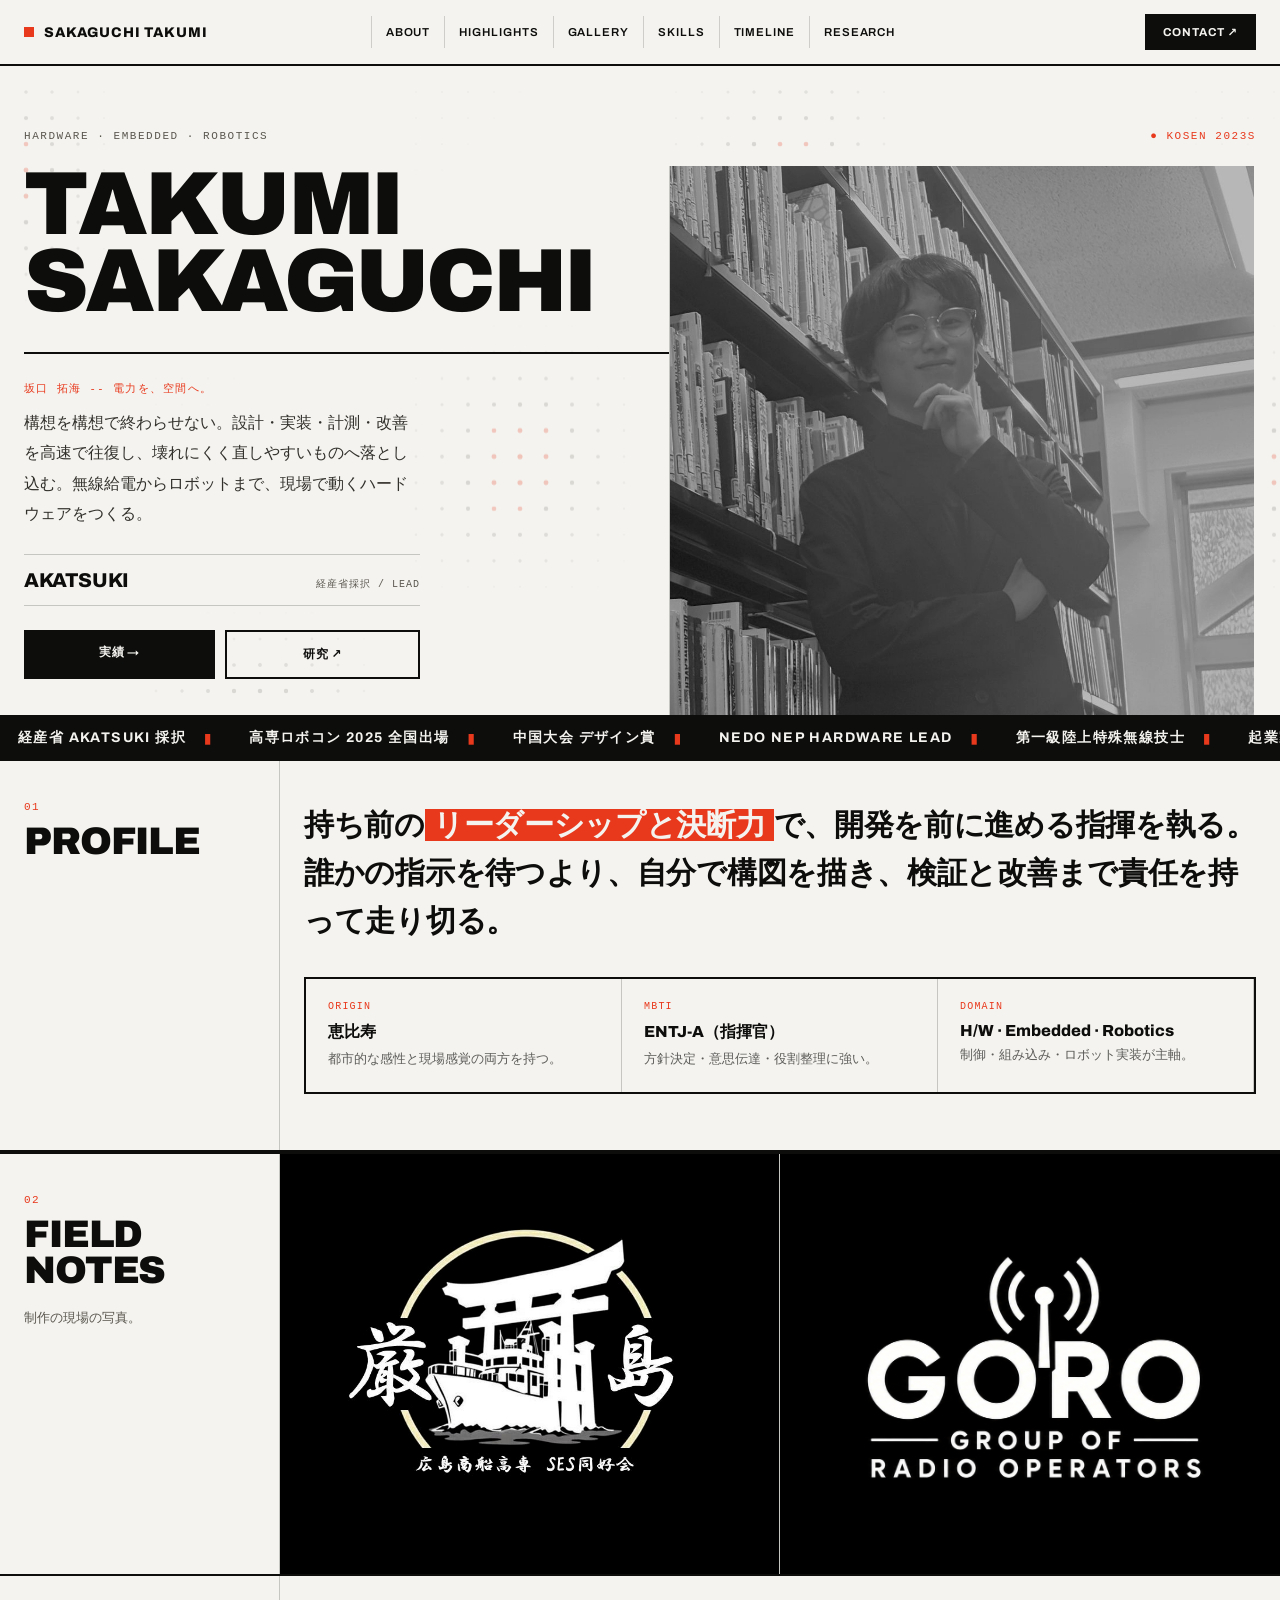
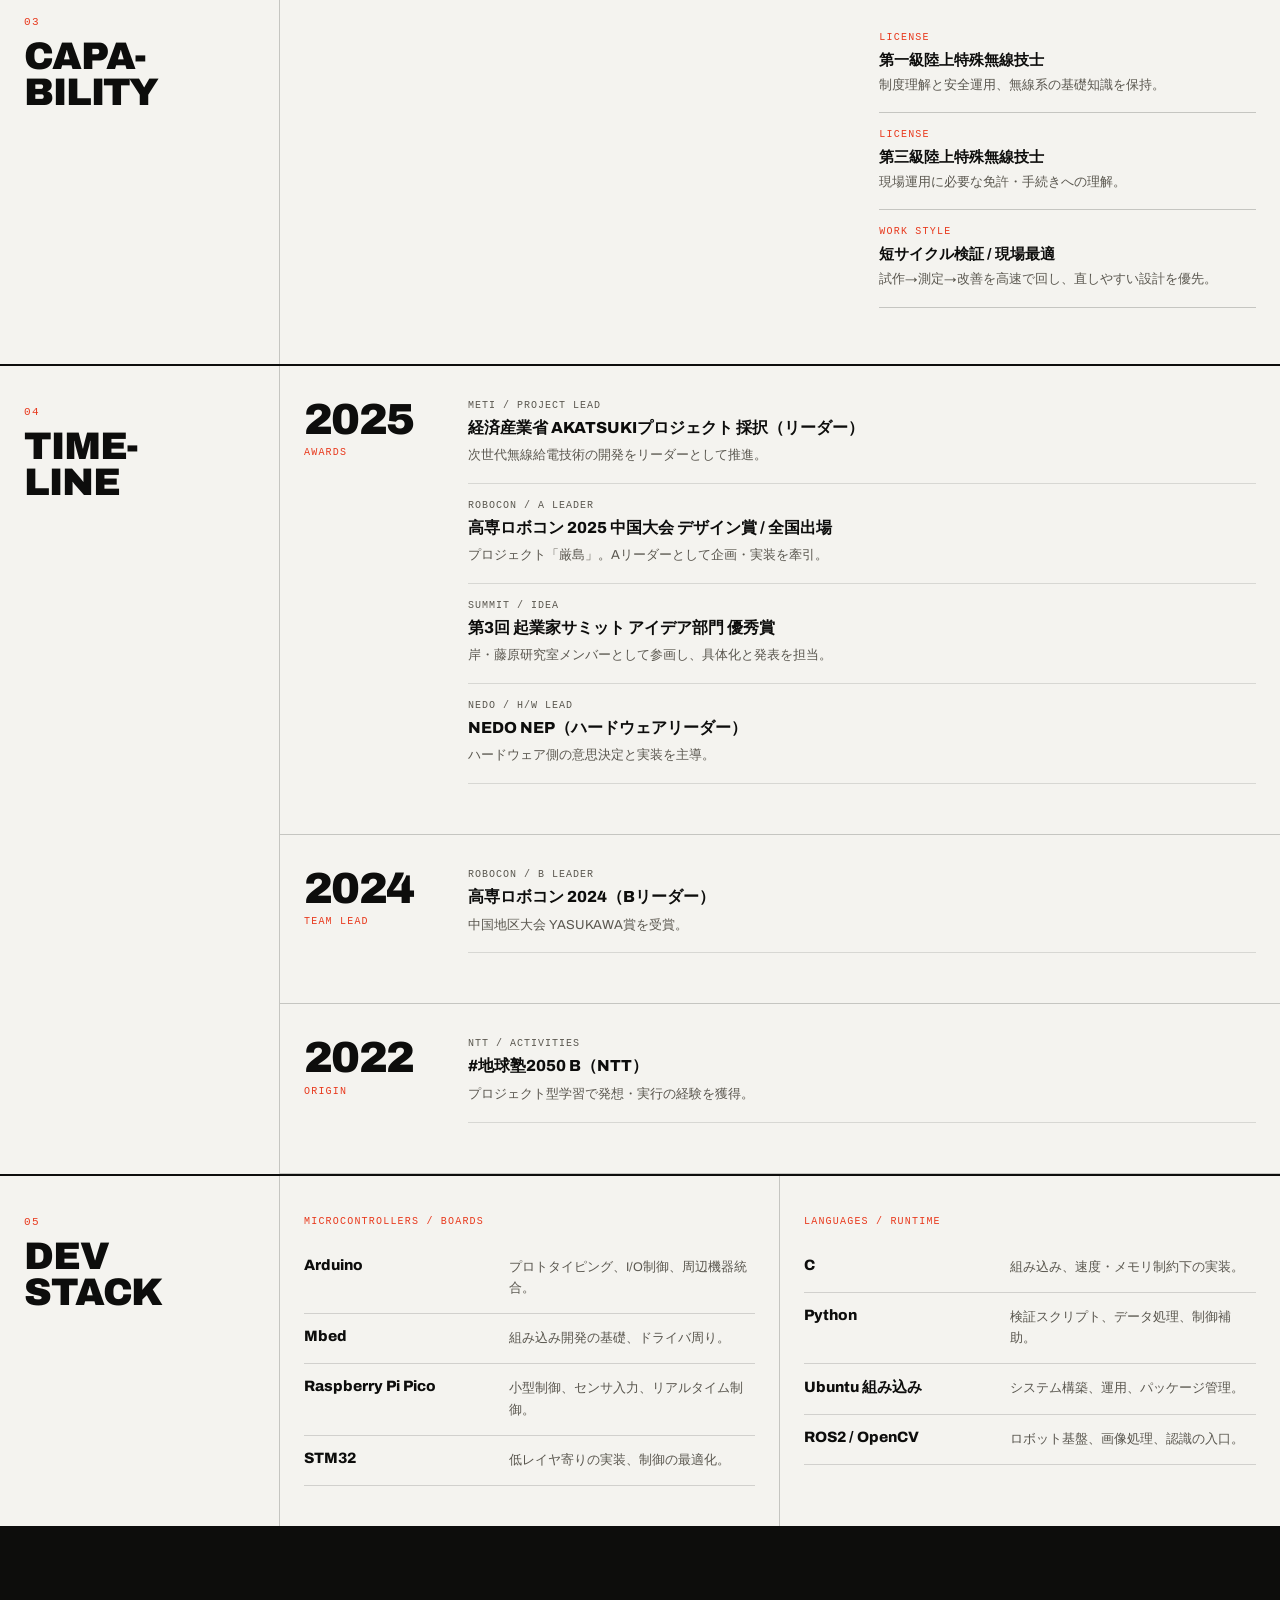
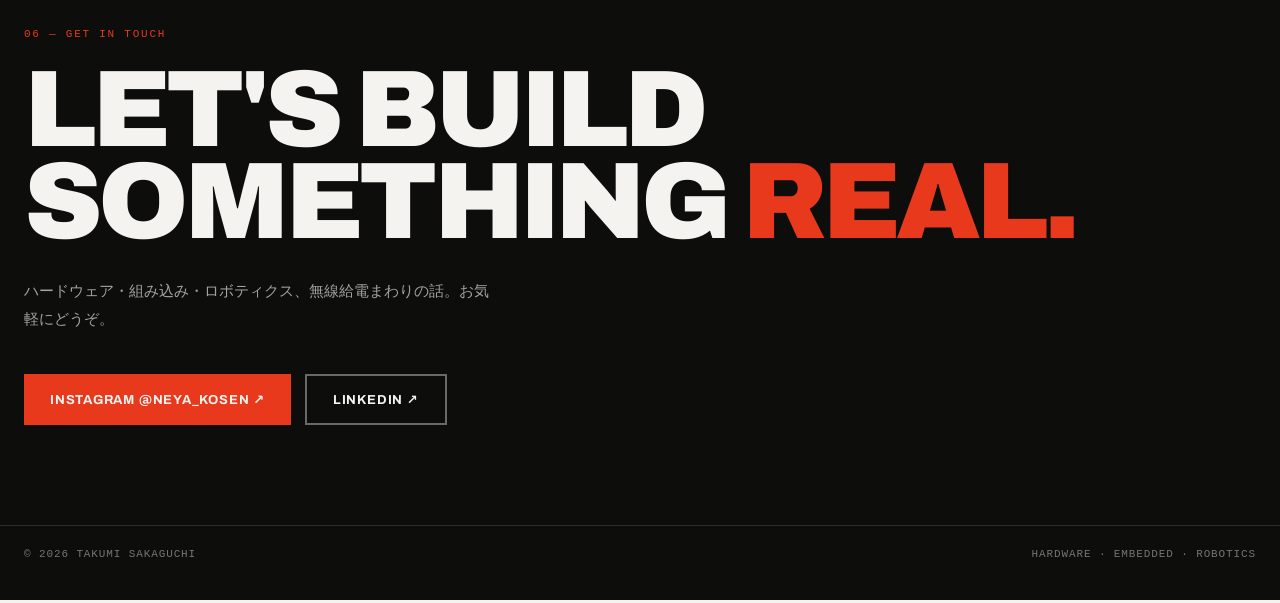
<file: docs/index.html>
<!DOCTYPE html>
<html lang="ja">
<head>
<meta charset="utf-8">
<meta name="viewport" content="width=device-width, initial-scale=1">
<title>坂口 拓海 | Portfolio</title>
<link rel="preconnect" href="https://fonts.googleapis.com">
<link rel="preconnect" href="https://fonts.gstatic.com" crossorigin="">
<link href="https://fonts.googleapis.com/css2?family=Archivo:ital,wght@0,400;0,500;0,600;0,700;0,800;0,900;1,700&display=swap" rel="stylesheet">
<link rel="stylesheet" href="assets/modern.css">
</head>
<body>

<div id="intro" aria-hidden="true">
  <svg id="intro-geo" viewBox="0 0 200 200" width="130" height="130">
    <rect x="10" y="10" width="180" height="180" fill="none" stroke="#f4f3ef" stroke-width="2"></rect>
    <rect x="42" y="42" width="116" height="116" fill="none" stroke="#e8391d" stroke-width="2"></rect>
    <circle cx="100" cy="100" r="38" fill="none" stroke="#f4f3ef" stroke-width="2"></circle>
    <rect x="88" y="88" width="24" height="24" fill="#e8391d"></rect>
  </svg>
  <div id="intro-name">
    <span>Takumi</span>
    <span>Sakaguchi</span>
  </div>
</div>

<div style="position:relative; min-height:100vh; background:#f4f3ef; color:#0d0d0c; font-family:'Archivo','Noto Sans JP',system-ui,sans-serif; overflow-x:hidden; -webkit-font-smoothing:antialiased;">

  

  <!-- progress -->
  <div aria-hidden="true" style="position:fixed; top:0; left:0; right:0; height:3px; z-index:90;">
    <div data-progress="" style="height:100%; width:0%; background:#e8391d;"></div>
  </div>

  <!-- HEADER -->
  <header style="position:sticky; top:0; z-index:70; background:rgba(244,243,239,.9); backdrop-filter:blur(12px); border-bottom:2px solid #0d0d0c;">
    <div class="site-header-inner" style="display:grid; grid-template-columns:1fr auto 1fr; align-items:center; height:64px; padding:0 24px; gap:16px;">
      <a href="#top" style="display:flex; align-items:center; gap:10px; text-decoration:none; color:inherit; min-width:0;">
        <span aria-hidden="true" style="width:10px; height:10px; flex-shrink:0; background:#e8391d; animation:kPulse 2.6s ease-in-out infinite;"></span>
        <strong style="font-size:14px; letter-spacing:.06em; text-transform:uppercase; font-weight:800; white-space:nowrap; overflow:hidden; text-overflow:ellipsis;">Sakaguchi Takumi</strong>
      </a>
      <nav class="site-nav" style="display:flex; align-items:center; gap:0; justify-self:center;">
        
          <a href="#about" style="font-size:11.5px; letter-spacing:.08em; text-transform:uppercase; font-weight:600; color:#0d0d0c; text-decoration:none; padding:10px 14px; border-left:1px solid rgba(13,13,12,.16);" class="hv-invert">About</a>
        
          <a href="#highlights" style="font-size:11.5px; letter-spacing:.08em; text-transform:uppercase; font-weight:600; color:#0d0d0c; text-decoration:none; padding:10px 14px; border-left:1px solid rgba(13,13,12,.16);" class="hv-invert">Highlights</a>
        
          <a href="#gallery" style="font-size:11.5px; letter-spacing:.08em; text-transform:uppercase; font-weight:600; color:#0d0d0c; text-decoration:none; padding:10px 14px; border-left:1px solid rgba(13,13,12,.16);" class="hv-invert">Gallery</a>
        
          <a href="#skills" style="font-size:11.5px; letter-spacing:.08em; text-transform:uppercase; font-weight:600; color:#0d0d0c; text-decoration:none; padding:10px 14px; border-left:1px solid rgba(13,13,12,.16);" class="hv-invert">Skills</a>
        
          <a href="#timeline" style="font-size:11.5px; letter-spacing:.08em; text-transform:uppercase; font-weight:600; color:#0d0d0c; text-decoration:none; padding:10px 14px; border-left:1px solid rgba(13,13,12,.16);" class="hv-invert">Timeline</a>
        
          <a href="./goro.html" style="font-size:11.5px; letter-spacing:.08em; text-transform:uppercase; font-weight:600; color:#0d0d0c; text-decoration:none; padding:10px 14px; border-left:1px solid rgba(13,13,12,.16);" class="hv-invert">Research</a>
        
      </nav>
      <a href="#contact" class="site-header-contact hv-accent" style="justify-self:end; font-size:11.5px; letter-spacing:.08em; text-transform:uppercase; font-weight:700; color:#f4f3ef; background:#0d0d0c; padding:11px 18px; text-decoration:none;">Contact ↗</a>
    </div>
  </header>

  <main id="top" style="position:relative; z-index:1;">

    <!-- HERO -->
    <section style="position:relative; border-bottom:2px solid #0d0d0c; overflow:hidden;">
      <canvas data-dots="" aria-hidden="true" style="position:absolute; inset:0; width:100%; height:100%; display:block; pointer-events:none;"></canvas>
      <div style="position:relative; padding:64px 24px 0;">
        <div style="display:flex; flex-wrap:wrap; justify-content:space-between; gap:16px; font-family:ui-monospace,Menlo,monospace; font-size:11px; letter-spacing:.14em; text-transform:uppercase; color:#5a574f; margin-bottom:24px;">
          <span>Hardware · Embedded · Robotics</span>
          <span style="color:#e8391d;">● KOSEN 2023S</span>
        </div>

        <div class="hero-grid">
          <h1 data-kinetic="" class="hero-name" style="font-weight:900; text-transform:uppercase; animation:kRise 1s cubic-bezier(.22,1,.36,1) both;">
            Takumi<br>Sakaguchi
          </h1>

          <div class="hero-photo">
            <img src="neya2.png" alt="坂口拓海" style="position:absolute; inset:0; width:100%; height:100%; object-fit:cover; object-position:center 12%; filter:grayscale(100%) contrast(1.15);">
          </div>

          <div class="hero-body">
            <div style="font-family:ui-monospace,Menlo,monospace; font-size:10.5px; letter-spacing:.14em; text-transform:uppercase; color:#e8391d; margin-bottom:12px;">坂口 拓海 -- 電力を、空間へ。</div>
            <p style="margin:0 0 24px; font-size:16px; line-height:1.9; color:#33312c; max-width:44ch;">構想を構想で終わらせない。設計・実装・計測・改善を高速で往復し、壊れにくく直しやすいものへ落とし込む。無線給電からロボットまで、現場で動くハードウェアをつくる。</p>
            <div style="display:flex; align-items:baseline; justify-content:space-between; gap:12px; border-top:1px solid rgba(13,13,12,.2); border-bottom:1px solid rgba(13,13,12,.2); padding:14px 0; max-width:44ch;">
              <strong style="font-size:20px; font-weight:800; letter-spacing:-.02em;">AKATSUKI</strong>
              <span style="font-family:ui-monospace,Menlo,monospace; font-size:10px; letter-spacing:.1em; text-transform:uppercase; color:#5a574f; text-align:right;">経産省採択 / Lead</span>
            </div>
            <div style="display:flex; gap:10px; margin-top:24px; max-width:44ch;">
              <a href="#highlights" style="flex:1; text-align:center; padding:14px 10px; background:#0d0d0c; color:#f4f3ef; font-size:12px; font-weight:700; letter-spacing:.06em; text-transform:uppercase; text-decoration:none;" class="hv-accent">実績 →</a>
              <a href="./goro.html" style="flex:1; text-align:center; padding:14px 10px; border:2px solid #0d0d0c; color:#0d0d0c; font-size:12px; font-weight:700; letter-spacing:.06em; text-transform:uppercase; text-decoration:none;" class="hv-invert">研究 ↗</a>
            </div>
          </div>
        </div>
      </div>
    </section>

    <!-- MARQUEE -->
    <div style="border-bottom:2px solid #0d0d0c; background:#0d0d0c; color:#f4f3ef; overflow:hidden; padding:12px 0;">
      <div style="display:flex; width:max-content; animation:kMarquee 24s linear infinite;">
        
          <span style="display:inline-flex; align-items:center; gap:18px; padding:0 18px; font-size:14px; font-weight:700; letter-spacing:.1em; text-transform:uppercase; white-space:nowrap;">経産省 AKATSUKI 採択 <span style="color:#e8391d;">▮</span></span>
        
          <span style="display:inline-flex; align-items:center; gap:18px; padding:0 18px; font-size:14px; font-weight:700; letter-spacing:.1em; text-transform:uppercase; white-space:nowrap;">高専ロボコン 2025 全国出場 <span style="color:#e8391d;">▮</span></span>
        
          <span style="display:inline-flex; align-items:center; gap:18px; padding:0 18px; font-size:14px; font-weight:700; letter-spacing:.1em; text-transform:uppercase; white-space:nowrap;">中国大会 デザイン賞 <span style="color:#e8391d;">▮</span></span>
        
          <span style="display:inline-flex; align-items:center; gap:18px; padding:0 18px; font-size:14px; font-weight:700; letter-spacing:.1em; text-transform:uppercase; white-space:nowrap;">NEDO NEP Hardware Lead <span style="color:#e8391d;">▮</span></span>
        
          <span style="display:inline-flex; align-items:center; gap:18px; padding:0 18px; font-size:14px; font-weight:700; letter-spacing:.1em; text-transform:uppercase; white-space:nowrap;">第一級陸上特殊無線技士 <span style="color:#e8391d;">▮</span></span>
        
          <span style="display:inline-flex; align-items:center; gap:18px; padding:0 18px; font-size:14px; font-weight:700; letter-spacing:.1em; text-transform:uppercase; white-space:nowrap;">起業家サミット 優秀賞 <span style="color:#e8391d;">▮</span></span>
        
          <span style="display:inline-flex; align-items:center; gap:18px; padding:0 18px; font-size:14px; font-weight:700; letter-spacing:.1em; text-transform:uppercase; white-space:nowrap;">経産省 AKATSUKI 採択 <span style="color:#e8391d;">▮</span></span>
        
          <span style="display:inline-flex; align-items:center; gap:18px; padding:0 18px; font-size:14px; font-weight:700; letter-spacing:.1em; text-transform:uppercase; white-space:nowrap;">高専ロボコン 2025 全国出場 <span style="color:#e8391d;">▮</span></span>
        
          <span style="display:inline-flex; align-items:center; gap:18px; padding:0 18px; font-size:14px; font-weight:700; letter-spacing:.1em; text-transform:uppercase; white-space:nowrap;">中国大会 デザイン賞 <span style="color:#e8391d;">▮</span></span>
        
          <span style="display:inline-flex; align-items:center; gap:18px; padding:0 18px; font-size:14px; font-weight:700; letter-spacing:.1em; text-transform:uppercase; white-space:nowrap;">NEDO NEP Hardware Lead <span style="color:#e8391d;">▮</span></span>
        
          <span style="display:inline-flex; align-items:center; gap:18px; padding:0 18px; font-size:14px; font-weight:700; letter-spacing:.1em; text-transform:uppercase; white-space:nowrap;">第一級陸上特殊無線技士 <span style="color:#e8391d;">▮</span></span>
        
          <span style="display:inline-flex; align-items:center; gap:18px; padding:0 18px; font-size:14px; font-weight:700; letter-spacing:.1em; text-transform:uppercase; white-space:nowrap;">起業家サミット 優秀賞 <span style="color:#e8391d;">▮</span></span>
        
      </div>
    </div>

    <!-- ABOUT -->
    <section id="about" style="border-bottom:2px solid #0d0d0c;">
      <div class="sidebar-grid" style="display:grid; grid-template-columns:280px 1fr; gap:0;">
        <div style="padding:40px 24px; border-right:1px solid rgba(13,13,12,.2);">
          <div class="sidebar-sticky" style="position:sticky; top:100px;">
            <div style="font-family:ui-monospace,Menlo,monospace; font-size:11px; letter-spacing:.12em; color:#e8391d; margin-bottom:10px;">01</div>
            <h2 style="margin:0; font-size:clamp(26px,3vw,40px); font-weight:900; letter-spacing:-.03em; text-transform:uppercase; line-height:.95;">Profile</h2>
          </div>
        </div>
        <div style="padding:40px 24px 56px;">
          <p style="margin:0 0 32px; font-size:clamp(20px,2.4vw,30px); line-height:1.6; font-weight:600; letter-spacing:-.01em; max-width:34em; animation:kReveal .8s cubic-bezier(.22,1,.36,1) both; animation-timeline:view(); animation-range:entry 0% entry 42%;">持ち前の<span style="background:#e8391d; color:#f4f3ef; padding:0 8px;">リーダーシップと決断力</span>で、開発を前に進める指揮を執る。誰かの指示を待つより、自分で構図を描き、検証と改善まで責任を持って走り切る。</p>
          <div class="stat-3col" style="display:grid; grid-template-columns:repeat(3,1fr); gap:0; border:2px solid #0d0d0c;">
            
              <div style="padding:22px; border-right:1px solid rgba(13,13,12,.2);" class="hv-invert">
                <div style="font-family:ui-monospace,Menlo,monospace; font-size:10px; letter-spacing:.12em; text-transform:uppercase; color:#e8391d; margin-bottom:10px;">Origin</div>
                <strong style="display:block; font-size:16px; font-weight:800; margin-bottom:6px;">恵比寿</strong>
                <span style="font-size:12.5px; line-height:1.7; opacity:.65;">都市的な感性と現場感覚の両方を持つ。</span>
              </div>
            
              <div style="padding:22px; border-right:1px solid rgba(13,13,12,.2);" class="hv-invert">
                <div style="font-family:ui-monospace,Menlo,monospace; font-size:10px; letter-spacing:.12em; text-transform:uppercase; color:#e8391d; margin-bottom:10px;">MBTI</div>
                <strong style="display:block; font-size:16px; font-weight:800; margin-bottom:6px;">ENTJ-A（指揮官）</strong>
                <span style="font-size:12.5px; line-height:1.7; opacity:.65;">方針決定・意思伝達・役割整理に強い。</span>
              </div>
            
              <div style="padding:22px; border-right:1px solid rgba(13,13,12,.2);" class="hv-invert">
                <div style="font-family:ui-monospace,Menlo,monospace; font-size:10px; letter-spacing:.12em; text-transform:uppercase; color:#e8391d; margin-bottom:10px;">Domain</div>
                <strong style="display:block; font-size:16px; font-weight:800; margin-bottom:6px;">H/W · Embedded · Robotics</strong>
                <span style="font-size:12.5px; line-height:1.7; opacity:.65;">制御・組み込み・ロボット実装が主軸。</span>
              </div>
            
          </div>
        </div>
      </div>
    </section>

    <!-- HIGHLIGHTS -->
    <section id="highlights" style="border-bottom:2px solid #0d0d0c;">
      <div class="sidebar-grid" style="display:grid; grid-template-columns:280px 1fr; gap:0;">
        
        <div>
          
            
          
            
          
            
          
        </div>
      </div>
    </section>

    <!-- GALLERY -->
    <section id="gallery" style="border-bottom:2px solid #0d0d0c;">
      <div class="sidebar-grid" style="display:grid; grid-template-columns:280px 1fr; gap:0;">
        <div style="padding:40px 24px; border-right:1px solid rgba(13,13,12,.2);">
          <div class="sidebar-sticky" style="position:sticky; top:100px;">
            <div style="font-family:ui-monospace,Menlo,monospace; font-size:11px; letter-spacing:.12em; color:#e8391d; margin-bottom:10px;">02</div>
            <h2 style="margin:0; font-size:clamp(26px,3vw,40px); font-weight:900; letter-spacing:-.03em; text-transform:uppercase; line-height:.95;">Field<br>Notes</h2>
            <p style="margin:18px 0 0; font-size:12.5px; line-height:1.8; color:#5a574f;">制作の現場の写真。</p>
          </div>
        </div>
        <div class="gallery-grid" style="display:grid; grid-template-columns:1fr 1fr; grid-auto-rows:420px; gap:0;">
          <div style="border-right:1px solid rgba(13,13,12,.2); animation:kReveal .8s cubic-bezier(.22,1,.36,1) both; animation-timeline:view(); animation-range:entry 0% entry 42%;">
            <img src="1.jpg" alt="ロボットの写真" style="width:100%; height:100%; display:block; object-fit:cover;">
          </div>
          <div style="animation:kReveal .8s cubic-bezier(.22,1,.36,1) both; animation-timeline:view(); animation-range:entry 0% entry 42%;">
            <img src="2.png" alt="作業風景・基板の写真" style="width:100%; height:100%; display:block; object-fit:cover;">
          </div>
        </div>
      </div>
    </section>

    <!-- SKILLS -->
    <section id="skills" style="border-bottom:2px solid #0d0d0c;">
      <div class="sidebar-grid" style="display:grid; grid-template-columns:280px 1fr; gap:0;">
        <div style="padding:40px 24px; border-right:1px solid rgba(13,13,12,.2);">
          <div class="sidebar-sticky" style="position:sticky; top:100px;">
            <div style="font-family:ui-monospace,Menlo,monospace; font-size:11px; letter-spacing:.12em; color:#e8391d; margin-bottom:10px;">03</div>
            <h2 style="margin:0; font-size:clamp(26px,3vw,40px); font-weight:900; letter-spacing:-.03em; text-transform:uppercase; line-height:.95;">Capa-<br>bility</h2>
          </div>
        </div>
        <div class="skills-grid" style="padding:40px 24px 56px; display:grid; grid-template-columns:1.4fr 1fr; gap:48px;">
          <div>
            
              
            
              
            
              
            
              
            
              
            
          </div>
          <div>
            
              <div style="padding: 16px 0; border-bottom: 1px solid rgba(13,13,12,.2);">
                <div style="font-family:ui-monospace,Menlo,monospace; font-size:10px; letter-spacing:.12em; text-transform:uppercase; color:#e8391d; margin-bottom:7px;">License</div>
                <strong style="display:block; font-size:15px; font-weight:800; line-height:1.4; margin-bottom:4px;">第一級陸上特殊無線技士</strong>
                <span style="font-size:12.5px; line-height:1.7; color:#5a574f;">制度理解と安全運用、無線系の基礎知識を保持。</span>
              </div>
            
              <div style="padding: 16px 0; border-bottom: 1px solid rgba(13,13,12,.2);">
                <div style="font-family:ui-monospace,Menlo,monospace; font-size:10px; letter-spacing:.12em; text-transform:uppercase; color:#e8391d; margin-bottom:7px;">License</div>
                <strong style="display:block; font-size:15px; font-weight:800; line-height:1.4; margin-bottom:4px;">第三級陸上特殊無線技士</strong>
                <span style="font-size:12.5px; line-height:1.7; color:#5a574f;">現場運用に必要な免許・手続きへの理解。</span>
              </div>
            
              <div style="padding: 16px 0; border-bottom: 1px solid rgba(13,13,12,.2);">
                <div style="font-family:ui-monospace,Menlo,monospace; font-size:10px; letter-spacing:.12em; text-transform:uppercase; color:#e8391d; margin-bottom:7px;">Work Style</div>
                <strong style="display:block; font-size:15px; font-weight:800; line-height:1.4; margin-bottom:4px;">短サイクル検証 / 現場最適</strong>
                <span style="font-size:12.5px; line-height:1.7; color:#5a574f;">試作→測定→改善を高速で回し、直しやすい設計を優先。</span>
              </div>
            
          </div>
        </div>
      </div>
    </section>

    <!-- TIMELINE -->
    <section id="timeline" style="border-bottom:2px solid #0d0d0c;">
      <div class="sidebar-grid" style="display:grid; grid-template-columns:280px 1fr; gap:0;">
        <div style="padding:40px 24px; border-right:1px solid rgba(13,13,12,.2);">
          <div class="sidebar-sticky" style="position:sticky; top:100px;">
            <div style="font-family:ui-monospace,Menlo,monospace; font-size:11px; letter-spacing:.12em; color:#e8391d; margin-bottom:10px;">04</div>
            <h2 style="margin:0; font-size:clamp(26px,3vw,40px); font-weight:900; letter-spacing:-.03em; text-transform:uppercase; line-height:.95;">Time-<br>line</h2>
          </div>
        </div>
        <div>
          
            <div class="timeline-row" style="display:grid; grid-template-columns:140px 1fr; gap:24px; padding:34px 24px; border-bottom:1px solid rgba(13,13,12,.2); animation:kReveal .75s cubic-bezier(.22,1,.36,1) both; animation-timeline:view(); animation-range:entry 0% entry 38%;">
              <div>
                <div style="font-size:clamp(30px,3.4vw,44px); font-weight:900; letter-spacing:-.04em; line-height:.9;">2025</div>
                <div style="font-family:ui-monospace,Menlo,monospace; font-size:10px; letter-spacing:.12em; text-transform:uppercase; color:#e8391d; margin-top:8px;">Awards</div>
              </div>
              <div>
                
                  <div style="padding:0 0 16px; margin-bottom:16px; border-bottom:1px solid rgba(13,13,12,.12);">
                    <div style="font-family:ui-monospace,Menlo,monospace; font-size:10px; letter-spacing:.1em; text-transform:uppercase; color:#5a574f; margin-bottom:6px;">METI / Project Lead</div>
                    <strong style="display:block; font-size:16px; font-weight:800; line-height:1.4; margin-bottom:5px;">経済産業省 AKATSUKIプロジェクト 採択（リーダー）</strong>
                    <span style="font-size:13px; line-height:1.75; color:#5a574f;">次世代無線給電技術の開発をリーダーとして推進。</span>
                  </div>
                
                  <div style="padding:0 0 16px; margin-bottom:16px; border-bottom:1px solid rgba(13,13,12,.12);">
                    <div style="font-family:ui-monospace,Menlo,monospace; font-size:10px; letter-spacing:.1em; text-transform:uppercase; color:#5a574f; margin-bottom:6px;">Robocon / A Leader</div>
                    <strong style="display:block; font-size:16px; font-weight:800; line-height:1.4; margin-bottom:5px;">高専ロボコン 2025 中国大会 デザイン賞 / 全国出場</strong>
                    <span style="font-size:13px; line-height:1.75; color:#5a574f;">プロジェクト「厳島」。Aリーダーとして企画・実装を牽引。</span>
                  </div>
                
                  <div style="padding:0 0 16px; margin-bottom:16px; border-bottom:1px solid rgba(13,13,12,.12);">
                    <div style="font-family:ui-monospace,Menlo,monospace; font-size:10px; letter-spacing:.1em; text-transform:uppercase; color:#5a574f; margin-bottom:6px;">Summit / Idea</div>
                    <strong style="display:block; font-size:16px; font-weight:800; line-height:1.4; margin-bottom:5px;">第3回 起業家サミット アイデア部門 優秀賞</strong>
                    <span style="font-size:13px; line-height:1.75; color:#5a574f;">岸・藤原研究室メンバーとして参画し、具体化と発表を担当。</span>
                  </div>
                
                  <div style="padding:0 0 16px; margin-bottom:16px; border-bottom:1px solid rgba(13,13,12,.12);">
                    <div style="font-family:ui-monospace,Menlo,monospace; font-size:10px; letter-spacing:.1em; text-transform:uppercase; color:#5a574f; margin-bottom:6px;">NEDO / H/W Lead</div>
                    <strong style="display:block; font-size:16px; font-weight:800; line-height:1.4; margin-bottom:5px;">NEDO NEP（ハードウェアリーダー）</strong>
                    <span style="font-size:13px; line-height:1.75; color:#5a574f;">ハードウェア側の意思決定と実装を主導。</span>
                  </div>
                
              </div>
            </div>
          
            <div class="timeline-row" style="display:grid; grid-template-columns:140px 1fr; gap:24px; padding:34px 24px; border-bottom:1px solid rgba(13,13,12,.2); animation:kReveal .75s cubic-bezier(.22,1,.36,1) both; animation-timeline:view(); animation-range:entry 0% entry 38%;">
              <div>
                <div style="font-size:clamp(30px,3.4vw,44px); font-weight:900; letter-spacing:-.04em; line-height:.9;">2024</div>
                <div style="font-family:ui-monospace,Menlo,monospace; font-size:10px; letter-spacing:.12em; text-transform:uppercase; color:#e8391d; margin-top:8px;">Team Lead</div>
              </div>
              <div>
                
                  <div style="padding:0 0 16px; margin-bottom:16px; border-bottom:1px solid rgba(13,13,12,.12);">
                    <div style="font-family:ui-monospace,Menlo,monospace; font-size:10px; letter-spacing:.1em; text-transform:uppercase; color:#5a574f; margin-bottom:6px;">Robocon / B Leader</div>
                    <strong style="display:block; font-size:16px; font-weight:800; line-height:1.4; margin-bottom:5px;">高専ロボコン 2024（Bリーダー）</strong>
                    <span style="font-size:13px; line-height:1.75; color:#5a574f;">中国地区大会 YASUKAWA賞を受賞。</span>
                  </div>
                
              </div>
            </div>
          
            <div class="timeline-row" style="display:grid; grid-template-columns:140px 1fr; gap:24px; padding:34px 24px; border-bottom:1px solid rgba(13,13,12,.2); animation:kReveal .75s cubic-bezier(.22,1,.36,1) both; animation-timeline:view(); animation-range:entry 0% entry 38%;">
              <div>
                <div style="font-size:clamp(30px,3.4vw,44px); font-weight:900; letter-spacing:-.04em; line-height:.9;">2022</div>
                <div style="font-family:ui-monospace,Menlo,monospace; font-size:10px; letter-spacing:.12em; text-transform:uppercase; color:#e8391d; margin-top:8px;">Origin</div>
              </div>
              <div>
                
                  <div style="padding:0 0 16px; margin-bottom:16px; border-bottom:1px solid rgba(13,13,12,.12);">
                    <div style="font-family:ui-monospace,Menlo,monospace; font-size:10px; letter-spacing:.1em; text-transform:uppercase; color:#5a574f; margin-bottom:6px;">NTT / Activities</div>
                    <strong style="display:block; font-size:16px; font-weight:800; line-height:1.4; margin-bottom:5px;">#地球塾2050 B（NTT）</strong>
                    <span style="font-size:13px; line-height:1.75; color:#5a574f;">プロジェクト型学習で発想・実行の経験を獲得。</span>
                  </div>
                
              </div>
            </div>
          
        </div>
      </div>
    </section>

    <!-- STACK -->
    <section id="stack" style="border-bottom:2px solid #0d0d0c;">
      <div class="sidebar-grid" style="display:grid; grid-template-columns:280px 1fr; gap:0;">
        <div style="padding:40px 24px; border-right:1px solid rgba(13,13,12,.2);">
          <div class="sidebar-sticky" style="position:sticky; top:100px;">
            <div style="font-family:ui-monospace,Menlo,monospace; font-size:11px; letter-spacing:.12em; color:#e8391d; margin-bottom:10px;">05</div>
            <h2 style="margin:0; font-size:clamp(26px,3vw,40px); font-weight:900; letter-spacing:-.03em; text-transform:uppercase; line-height:.95;">Dev<br>Stack</h2>
          </div>
        </div>
        <div class="stack-grid" style="display:grid; grid-template-columns:1fr 1fr; gap:0;">
          <div style="padding:40px 24px; border-right:1px solid rgba(13,13,12,.2);">
            <div style="font-family:ui-monospace,Menlo,monospace; font-size:10px; letter-spacing:.12em; text-transform:uppercase; color:#e8391d; margin-bottom:16px;">Microcontrollers / Boards</div>
            
              <div class="stack-row" style="display:grid; grid-template-columns:1fr 1.3fr; gap:16px; padding:14px 0; border-bottom:1px solid rgba(13,13,12,.15);">
                <strong style="font-size:15px; font-weight:800;">Arduino</strong>
                <span style="font-size:12.5px; line-height:1.7; color:#5a574f;">プロトタイピング、I/O制御、周辺機器統合。</span>
              </div>
            
              <div class="stack-row" style="display:grid; grid-template-columns:1fr 1.3fr; gap:16px; padding:14px 0; border-bottom:1px solid rgba(13,13,12,.15);">
                <strong style="font-size:15px; font-weight:800;">Mbed</strong>
                <span style="font-size:12.5px; line-height:1.7; color:#5a574f;">組み込み開発の基礎、ドライバ周り。</span>
              </div>
            
              <div class="stack-row" style="display:grid; grid-template-columns:1fr 1.3fr; gap:16px; padding:14px 0; border-bottom:1px solid rgba(13,13,12,.15);">
                <strong style="font-size:15px; font-weight:800;">Raspberry Pi Pico</strong>
                <span style="font-size:12.5px; line-height:1.7; color:#5a574f;">小型制御、センサ入力、リアルタイム制御。</span>
              </div>
            
              <div class="stack-row" style="display:grid; grid-template-columns:1fr 1.3fr; gap:16px; padding:14px 0; border-bottom:1px solid rgba(13,13,12,.15);">
                <strong style="font-size:15px; font-weight:800;">STM32</strong>
                <span style="font-size:12.5px; line-height:1.7; color:#5a574f;">低レイヤ寄りの実装、制御の最適化。</span>
              </div>
            
          </div>
          <div style="padding:40px 24px;">
            <div style="font-family:ui-monospace,Menlo,monospace; font-size:10px; letter-spacing:.12em; text-transform:uppercase; color:#e8391d; margin-bottom:16px;">Languages / Runtime</div>
            
              <div class="stack-row" style="display:grid; grid-template-columns:1fr 1.3fr; gap:16px; padding:14px 0; border-bottom:1px solid rgba(13,13,12,.15);">
                <strong style="font-size:15px; font-weight:800;">C</strong>
                <span style="font-size:12.5px; line-height:1.7; color:#5a574f;">組み込み、速度・メモリ制約下の実装。</span>
              </div>
            
              <div class="stack-row" style="display:grid; grid-template-columns:1fr 1.3fr; gap:16px; padding:14px 0; border-bottom:1px solid rgba(13,13,12,.15);">
                <strong style="font-size:15px; font-weight:800;">Python</strong>
                <span style="font-size:12.5px; line-height:1.7; color:#5a574f;">検証スクリプト、データ処理、制御補助。</span>
              </div>
            
              <div class="stack-row" style="display:grid; grid-template-columns:1fr 1.3fr; gap:16px; padding:14px 0; border-bottom:1px solid rgba(13,13,12,.15);">
                <strong style="font-size:15px; font-weight:800;">Ubuntu 組み込み</strong>
                <span style="font-size:12.5px; line-height:1.7; color:#5a574f;">システム構築、運用、パッケージ管理。</span>
              </div>
            
              <div class="stack-row" style="display:grid; grid-template-columns:1fr 1.3fr; gap:16px; padding:14px 0; border-bottom:1px solid rgba(13,13,12,.15);">
                <strong style="font-size:15px; font-weight:800;">ROS2 / OpenCV</strong>
                <span style="font-size:12.5px; line-height:1.7; color:#5a574f;">ロボット基盤、画像処理、認識の入口。</span>
              </div>
            
          </div>
        </div>
      </div>
    </section>

    <!-- CONTACT -->
    <section id="contact" style="background:#0d0d0c; color:#f4f3ef; padding:clamp(56px,8vw,100px) 24px;">
      <div style="font-family:ui-monospace,Menlo,monospace; font-size:11px; letter-spacing:.16em; text-transform:uppercase; color:#e8391d; margin-bottom:24px;">06 — GET IN TOUCH</div>
      <h2 style="margin:0 0 28px; font-size:clamp(44px,8.5vw,140px); font-weight:900; line-height:.85; letter-spacing:-.045em; text-transform:uppercase;">Let's build<br>something <span style="color:#e8391d;">real.</span></h2>
      <p style="max-width:52ch; color:rgba(244,243,239,.65); font-size:15px; line-height:1.9; margin:0 0 40px;">ハードウェア・組み込み・ロボティクス、無線給電まわりの話。お気軽にどうぞ。</p>
      <div style="display:flex; flex-wrap:wrap; gap:14px;">
        <a href="https://www.instagram.com/neya_kosen/" target="_blank" rel="noopener noreferrer" style="display:inline-flex; align-items:center; gap:10px; padding:16px 26px; background:#e8391d; color:#f4f3ef; font-size:13px; font-weight:700; letter-spacing:.06em; text-transform:uppercase; text-decoration:none;" class="hv-invert2">Instagram @neya_kosen ↗</a>
        <a href="https://www.linkedin.com/in/%E6%8B%93%E6%B5%B7-%E5%9D%82%E5%8F%A3-61258a3ab/?skipRedirect=true" target="_blank" rel="noopener noreferrer" style="display:inline-flex; align-items:center; gap:10px; padding:16px 26px; border:2px solid rgba(244,243,239,.4); color:#f4f3ef; font-size:13px; font-weight:700; letter-spacing:.06em; text-transform:uppercase; text-decoration:none;" class="hv-outline-accent">LinkedIn ↗</a>
      </div>
    </section>
  </main>

  <footer style="background:#0d0d0c; color:rgba(244,243,239,.45); border-top:1px solid rgba(244,243,239,.14); padding:22px 24px 40px; display:flex; justify-content:space-between; flex-wrap:wrap; gap:14px; font-family:ui-monospace,Menlo,monospace; font-size:11px; letter-spacing:.08em; text-transform:uppercase;">
    <span>© <span data-year="">2025</span> Takumi Sakaguchi</span>
    <span>Hardware · Embedded · Robotics</span>
    
  </footer>
</div>
<script src="assets/site.js" defer></script>
</body>
</html>
</file>
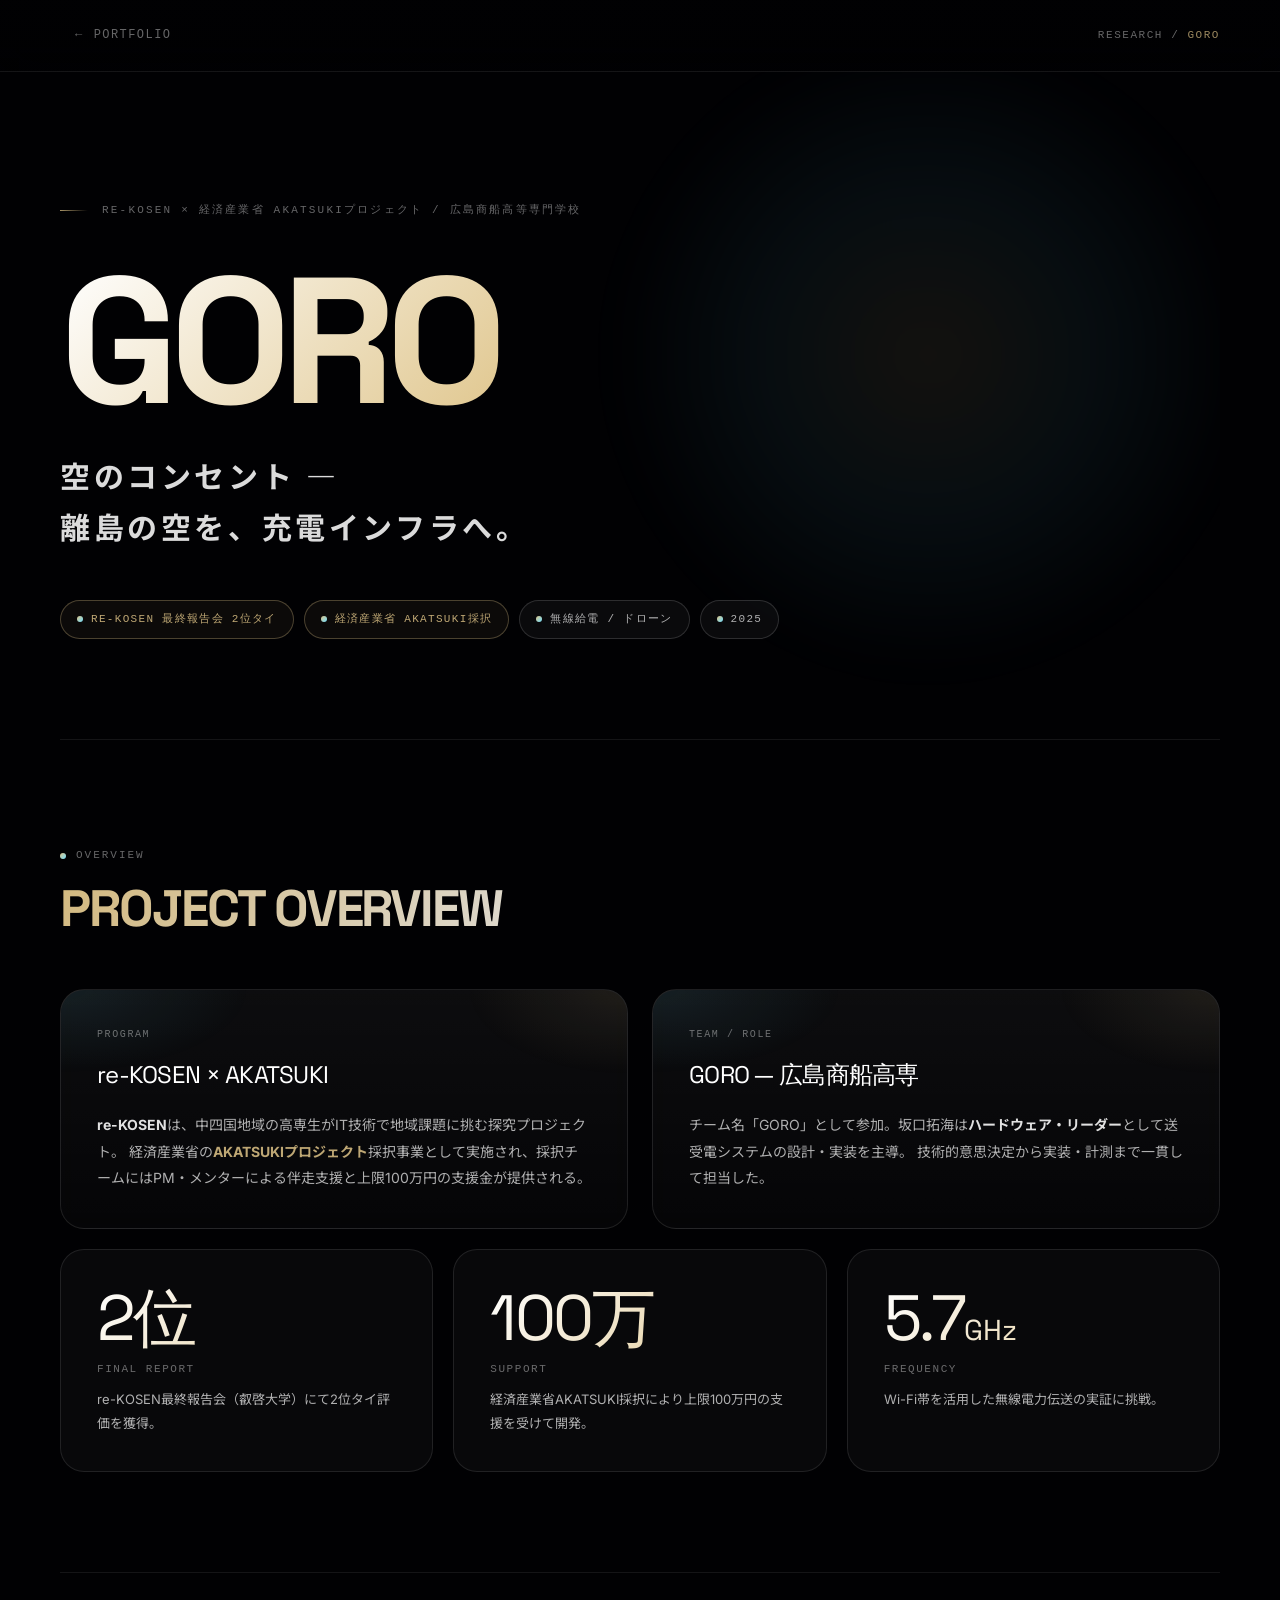
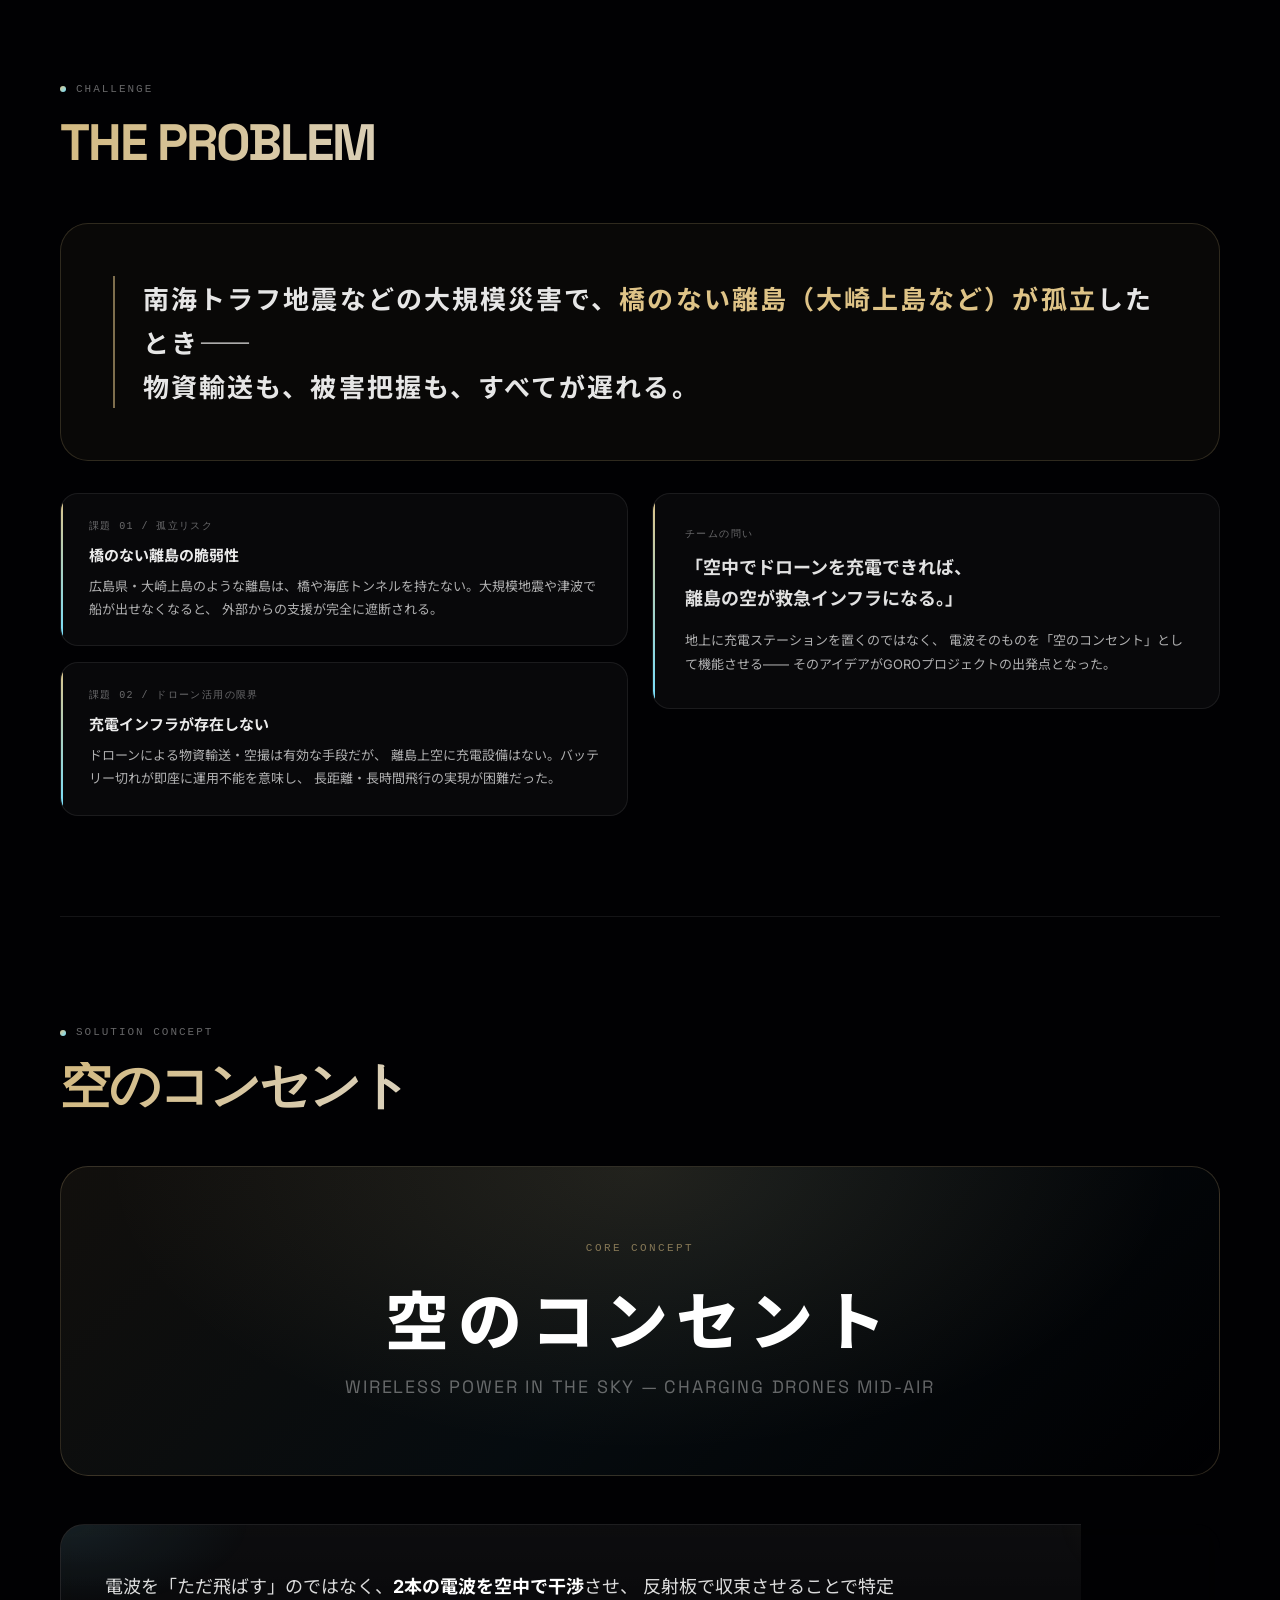
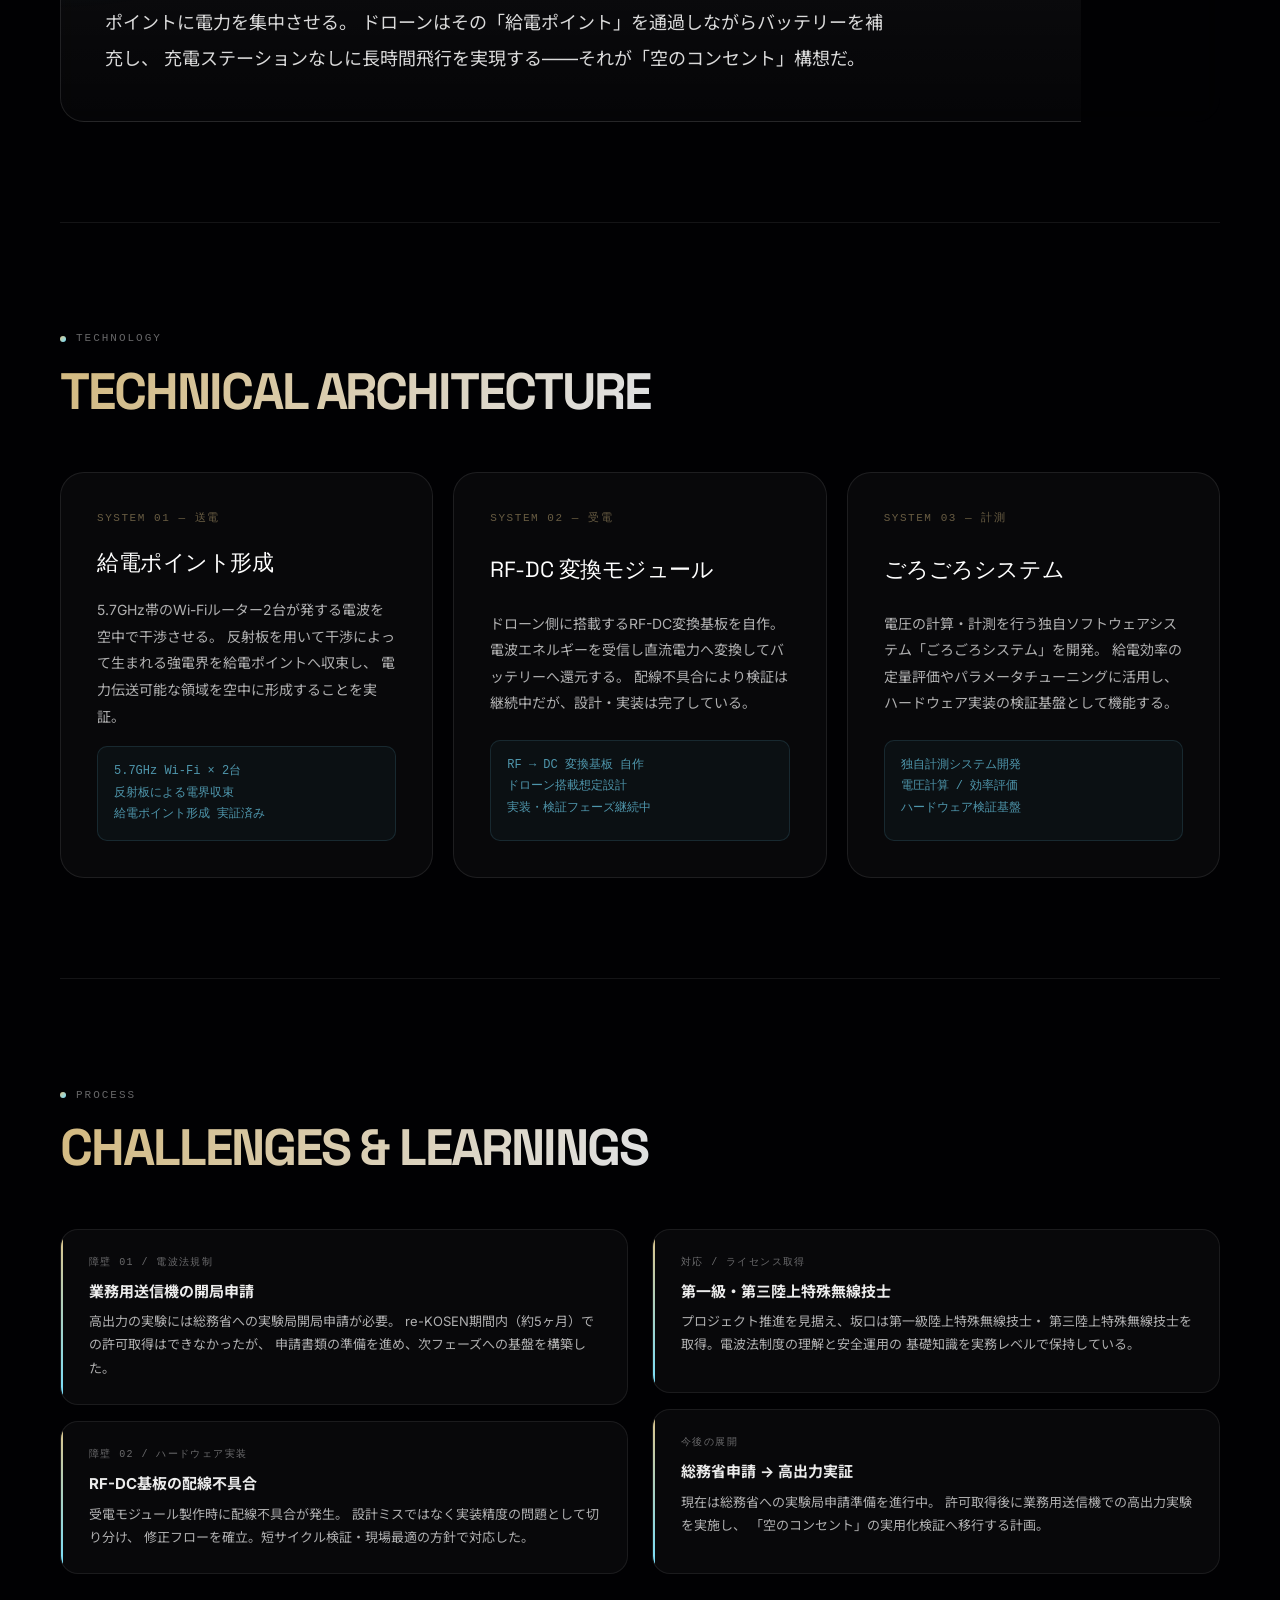
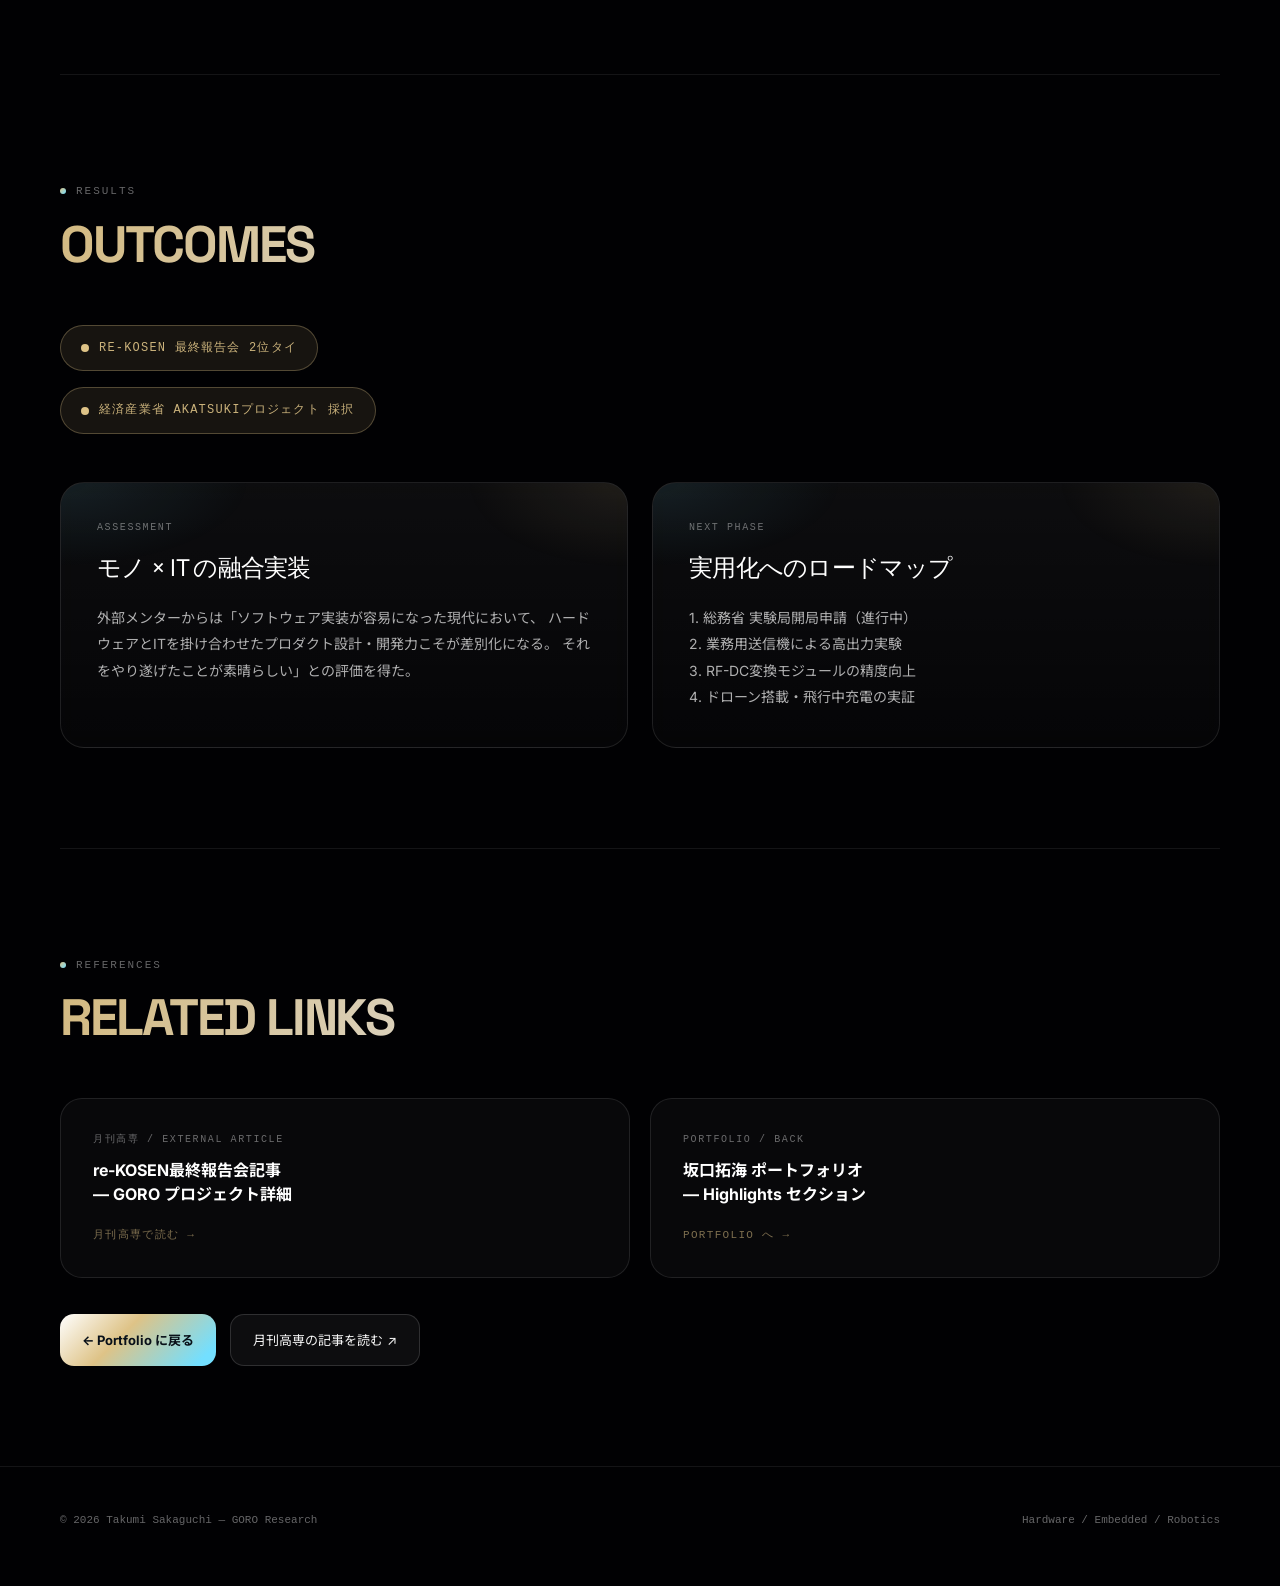
<file: docs/goro.html>
<!doctype html>
<html lang="ja">
<head>
  <meta charset="utf-8" />
  <meta name="viewport" content="width=device-width, initial-scale=1" />
  <meta name="color-scheme" content="dark" />
  <title>GORO — 空のコンセント | 坂口拓海 Research</title>
  <meta name="description" content="広島商船高専 GOROチーム｜経済産業省 AKATSUKIプロジェクト採択。離島の災害対応を無線給電ドローンで解決する「空のコンセント」構想。" />

  <link rel="preconnect" href="https://fonts.googleapis.com" />
  <link rel="preconnect" href="https://fonts.gstatic.com" crossorigin />
  <link href="https://fonts.googleapis.com/css2?family=Inter:wght@400;500;600;700;800;900&family=Noto+Sans+JP:wght@400;500;700;800&family=Space+Grotesk:wght@500;700&display=swap" rel="stylesheet" />

  <style>
    :root{
      --bg: #010103;
      --bg-2: #06060c;
      --line: rgba(255,255,255,.08);
      --line-strong: rgba(255,255,255,.14);
      --text: rgba(255,255,255,.96);
      --muted: rgba(255,255,255,.68);
      --muted-2: rgba(255,255,255,.40);
      --gold: #dec387;
      --ice: #73dfff;
      --container: min(1160px, calc(100vw - 48px));
      --header-h: 72px;
      --display: "Space Grotesk", "Inter", system-ui, sans-serif;
      --sans: "Inter", "Noto Sans JP", system-ui, sans-serif;
      --jp: "Noto Sans JP", "Inter", system-ui, sans-serif;
      --mono: ui-monospace, SFMono-Regular, Menlo, Consolas, monospace;
    }

    *, *::before, *::after{ box-sizing: border-box; margin: 0; padding: 0; }
    html{ scroll-behavior: smooth; }
    body{
      background: var(--bg);
      color: var(--text);
      font-family: var(--sans);
      -webkit-font-smoothing: antialiased;
      overflow-x: hidden;
      line-height: 1.7;
    }

    /* Subtle noise */
    body::after{
      content:"";
      position:fixed; inset:-20%;
      pointer-events:none; z-index:-1; opacity:.10;
      background-image:url("data:image/svg+xml,%3Csvg xmlns='http://www.w3.org/2000/svg' width='220' height='220'%3E%3Cfilter id='n'%3E%3CfeTurbulence type='fractalNoise' baseFrequency='.95' numOctaves='3' stitchTiles='stitch'/%3E%3C/filter%3E%3Crect width='220' height='220' filter='url(%23n)' opacity='.55'/%3E%3C/svg%3E");
      mix-blend-mode:soft-light;
    }

    ::selection{ background: rgba(222,195,135,.22); }
    a{ color: inherit; }

    /* ── HEADER ── */
    header{
      position: sticky; top: 0; z-index: 70;
      height: var(--header-h);
      backdrop-filter: blur(20px);
      background: linear-gradient(180deg, rgba(1,1,3,.92), rgba(1,1,3,.55));
      border-bottom: 1px solid var(--line);
    }
    .nav{
      width: var(--container); height: 100%; margin: 0 auto;
      display: flex; align-items: center; justify-content: space-between; gap: 16px;
    }
    .back-link{
      display: inline-flex; align-items: center; gap: 10px;
      font-family: var(--mono); font-size: 12px; letter-spacing: .12em;
      text-transform: uppercase; color: var(--muted-2); text-decoration: none;
      padding: 10px 14px; border-radius: 999px;
      border: 1px solid transparent;
      transition: color .2s, border-color .2s, background .2s;
    }
    .back-link:hover{ color: var(--text); border-color: var(--line); background: rgba(255,255,255,.04); }
    .back-link::before{ content: "←"; }
    .breadcrumb{
      font-family: var(--mono); font-size: 11px; letter-spacing: .14em;
      text-transform: uppercase; color: var(--muted-2);
    }
    .breadcrumb span{ color: rgba(222,195,135,.7); }

    /* ── SHELL ── */
    .shell{ width: var(--container); margin: 0 auto; }

    /* ── PAGE HERO ── */
    .page-hero{
      padding: 120px 0 100px;
      border-bottom: 1px solid var(--line);
      position: relative; overflow: hidden;
    }
    .page-hero::before{
      content:"";
      position:absolute; top:-10%; right:-5%;
      width: min(700px, 60vw); height: min(700px, 60vw);
      border-radius: 50%;
      background: radial-gradient(circle, rgba(222,195,135,.09), rgba(115,223,255,.06), transparent 65%);
      filter: blur(24px); pointer-events: none;
    }
    .page-hero-inner{ position: relative; z-index: 1; }

    .page-eyebrow{
      display: inline-flex; align-items: center; gap: 14px;
      font-family: var(--mono); font-size: 11px; letter-spacing: .20em;
      text-transform: uppercase; color: var(--muted-2);
      margin-bottom: 44px;
    }
    .page-eyebrow::before{
      content:""; display: block; width: 28px; height: 1px;
      background: linear-gradient(90deg, rgba(222,195,135,.75), transparent); flex-shrink: 0;
    }

    .page-title{
      font-family: var(--display);
      font-size: clamp(72px, 14vw, 180px);
      line-height: .86; letter-spacing: -.05em;
      text-transform: uppercase; margin-bottom: 32px;
      background: linear-gradient(135deg, #ffffff 0%, var(--gold) 48%, rgba(255,255,255,.78) 100%);
      -webkit-background-clip: text; background-clip: text; color: transparent;
    }

    .page-subtitle{
      font-family: var(--jp); font-size: clamp(18px, 2.4vw, 30px);
      font-weight: 700; letter-spacing: .12em;
      color: rgba(255,255,255,.86); margin-bottom: 48px;
      max-width: 640px;
    }

    .page-tags{
      display: flex; flex-wrap: wrap; gap: 10px;
    }
    .tag{
      display: inline-flex; align-items: center; gap: 8px;
      padding: 9px 16px; border-radius: 999px;
      border: 1px solid var(--line-strong);
      background: rgba(255,255,255,.04);
      font-family: var(--mono); font-size: 11px;
      letter-spacing: .12em; text-transform: uppercase;
      color: var(--muted);
    }
    .tag.gold{ border-color: rgba(222,195,135,.30); color: rgba(222,195,135,.85); background: rgba(222,195,135,.05); }
    .tag i{
      width: 6px; height: 6px; border-radius: 50%;
      background: linear-gradient(135deg, var(--gold), var(--ice));
    }

    /* ── SECTION BASE ── */
    .section{
      width: var(--container); margin: 0 auto;
      padding: 100px 0;
      border-bottom: 1px solid var(--line);
    }
    .section:last-of-type{ border-bottom: none; }

    .sec-label{
      display: inline-flex; align-items: center; gap: 10px;
      font-family: var(--mono); font-size: 11px; letter-spacing: .18em;
      text-transform: uppercase; color: var(--muted-2); margin-bottom: 20px;
    }
    .sec-label i{
      width: 6px; height: 6px; border-radius: 50%;
      background: linear-gradient(135deg, var(--gold), var(--ice));
    }
    .sec-title{
      font-family: var(--display);
      font-size: clamp(28px, 4vw, 52px);
      line-height: .94; letter-spacing: -.04em; text-transform: uppercase;
      margin-bottom: 56px;
      background: linear-gradient(120deg, rgba(222,195,135,.95), rgba(255,255,255,.88), rgba(115,223,255,.90));
      -webkit-background-clip: text; background-clip: text; color: transparent;
    }

    /* ── CARD ── */
    .card{
      position: relative; overflow: hidden;
      border-radius: 24px;
      border: 1px solid rgba(255,255,255,.10);
      background: linear-gradient(180deg, rgba(255,255,255,.05), rgba(255,255,255,.02));
      backdrop-filter: blur(12px);
    }
    .card::before{
      content:""; position:absolute; inset:-1px; pointer-events:none;
      background:
        radial-gradient(360px 160px at 0% 0%, rgba(115,223,255,.10), transparent 55%),
        radial-gradient(300px 160px at 100% 0%, rgba(222,195,135,.10), transparent 56%);
      opacity: .9;
    }
    .card-body{ position: relative; z-index: 1; padding: 36px; }

    .card-label{
      font-family: var(--mono); font-size: 10px; letter-spacing: .16em;
      text-transform: uppercase; color: var(--muted-2); margin-bottom: 12px;
    }
    .card-title{
      font-family: var(--display); font-size: clamp(18px, 2vw, 24px);
      letter-spacing: -.03em; margin-bottom: 16px; color: #fff;
    }
    .card-text{
      font-size: 14px; line-height: 1.9; color: var(--muted);
    }

    /* ── GRID LAYOUTS ── */
    .grid-2{ display: grid; grid-template-columns: 1fr 1fr; gap: 24px; }
    .grid-3{ display: grid; grid-template-columns: repeat(3, 1fr); gap: 20px; }

    /* ── STAT ── */
    .stat-block{
      padding: 36px;
      border-radius: 24px;
      border: 1px solid rgba(255,255,255,.10);
      background: rgba(255,255,255,.03);
    }
    .stat-num{
      font-family: var(--display); font-size: clamp(40px, 5vw, 64px);
      line-height: 1; letter-spacing: -.04em; margin-bottom: 10px;
      background: linear-gradient(135deg, #fff, var(--gold));
      -webkit-background-clip: text; background-clip: text; color: transparent;
    }
    .stat-label{
      font-family: var(--mono); font-size: 11px; letter-spacing: .14em;
      text-transform: uppercase; color: var(--muted-2); margin-bottom: 10px;
    }
    .stat-desc{ font-size: 13px; line-height: 1.8; color: var(--muted); }

    /* ── PROBLEM SECTION ── */
    .problem-statement{
      padding: 52px;
      border-radius: 28px;
      border: 1px solid rgba(222,195,135,.18);
      background: rgba(222,195,135,.04);
      margin-bottom: 32px;
    }
    .problem-statement blockquote{
      font-family: var(--jp); font-size: clamp(18px, 2.2vw, 26px);
      font-weight: 700; line-height: 1.7; letter-spacing: .08em;
      color: rgba(255,255,255,.90);
      border-left: 2px solid rgba(222,195,135,.55);
      padding-left: 28px; margin: 0;
    }
    .problem-statement blockquote em{
      font-style: normal; color: var(--gold);
    }

    /* ── CONCEPT BANNER ── */
    .concept-banner{
      padding: 72px 60px;
      border-radius: 28px;
      background: linear-gradient(135deg, rgba(222,195,135,.08) 0%, rgba(115,223,255,.05) 50%, rgba(1,1,3,0) 100%);
      border: 1px solid rgba(222,195,135,.20);
      text-align: center;
      position: relative; overflow: hidden;
      margin-bottom: 48px;
    }
    .concept-banner::before{
      content:"";
      position:absolute; inset:0;
      background: radial-gradient(ellipse at 50% 0%, rgba(222,195,135,.12), transparent 65%);
      pointer-events:none;
    }
    .concept-banner-kicker{
      font-family: var(--mono); font-size: 11px; letter-spacing: .22em;
      text-transform: uppercase; color: rgba(222,195,135,.55); margin-bottom: 24px;
    }
    .concept-banner-title{
      font-family: var(--jp); font-size: clamp(32px, 5vw, 68px);
      font-weight: 800; letter-spacing: .14em; line-height: 1.1;
      color: #fff; margin-bottom: 20px;
      position: relative; z-index: 1;
    }
    .concept-banner-sub{
      font-family: var(--display); font-size: clamp(13px, 1.4vw, 18px);
      letter-spacing: .10em; text-transform: uppercase;
      color: rgba(255,255,255,.38); position: relative; z-index: 1;
    }

    /* ── TECH ITEM ── */
    .tech-item{
      padding: 36px;
      border-radius: 24px;
      border: 1px solid rgba(255,255,255,.09);
      background: rgba(255,255,255,.03);
      display: grid; gap: 16px;
    }
    .tech-item-num{
      font-family: var(--mono); font-size: 11px; letter-spacing: .14em;
      text-transform: uppercase; color: rgba(222,195,135,.45);
    }
    .tech-item-title{
      font-family: var(--display); font-size: clamp(16px, 1.8vw, 22px);
      letter-spacing: -.02em; color: #fff;
    }
    .tech-item-body{
      font-size: 14px; line-height: 1.9; color: var(--muted);
    }
    .tech-item-detail{
      font-family: var(--mono); font-size: 12px; line-height: 1.8;
      color: rgba(115,223,255,.65);
      background: rgba(115,223,255,.04);
      border: 1px solid rgba(115,223,255,.12);
      border-radius: 10px; padding: 14px 16px;
    }

    /* ── TIMELINE ── */
    .challenge-list{ display: grid; gap: 16px; }
    .challenge-item{
      padding: 24px 24px 24px 28px;
      border-radius: 18px;
      border: 1px solid rgba(255,255,255,.08);
      background: rgba(255,255,255,.03);
      position: relative; overflow: hidden;
    }
    .challenge-item::before{
      content:""; position:absolute; inset: 0 auto 0 0; width: 2px;
      background: linear-gradient(180deg, var(--gold), var(--ice));
    }
    .challenge-item-label{
      font-family: var(--mono); font-size: 10px; letter-spacing: .14em;
      text-transform: uppercase; color: var(--muted-2); margin-bottom: 8px;
    }
    .challenge-item-title{
      font-size: 15px; font-weight: 700; color: rgba(255,255,255,.92); margin-bottom: 6px;
    }
    .challenge-item-body{ font-size: 13px; line-height: 1.8; color: var(--muted); }

    /* ── RESULT BADGE ── */
    .result-badge{
      display: inline-flex; align-items: center; gap: 10px;
      padding: 12px 20px; border-radius: 999px;
      font-family: var(--mono); font-size: 12px; letter-spacing: .10em;
      text-transform: uppercase;
      background: rgba(222,195,135,.10); border: 1px solid rgba(222,195,135,.30);
      color: rgba(222,195,135,.90); margin-bottom: 8px;
    }
    .result-badge i{
      width: 8px; height: 8px; border-radius: 50%;
      background: var(--gold);
    }

    /* ── LINK CARDS ── */
    .link-grid{ display: grid; grid-template-columns: 1fr 1fr; gap: 20px; }
    .link-card{
      display: flex; flex-direction: column; justify-content: space-between; gap: 20px;
      padding: 32px;
      border-radius: 22px;
      border: 1px solid rgba(255,255,255,.10);
      background: rgba(255,255,255,.03);
      text-decoration: none; color: inherit;
      transition: transform .22s ease, border-color .22s ease, box-shadow .22s ease;
    }
    .link-card:hover{
      transform: translateY(-4px);
      border-color: rgba(222,195,135,.28);
      box-shadow: 0 20px 48px rgba(0,0,0,.35);
    }
    .link-card-label{
      font-family: var(--mono); font-size: 10px; letter-spacing: .16em;
      text-transform: uppercase; color: var(--muted-2);
    }
    .link-card-title{ font-size: 16px; font-weight: 700; color: #fff; line-height: 1.5; }
    .link-card-arrow{
      font-family: var(--mono); font-size: 11px; letter-spacing: .12em;
      color: rgba(222,195,135,.55); text-transform: uppercase;
    }

    /* ── BTNS ── */
    .btn-solid{
      display: inline-flex; align-items: center; gap: 10px;
      padding: 14px 22px; border-radius: 14px;
      color: #081019; font-weight: 700; font-size: 13px; text-decoration: none;
      background: linear-gradient(135deg, #fff, var(--gold) 40%, var(--ice) 90%);
      transition: transform .18s ease, box-shadow .18s ease;
    }
    .btn-solid:hover{ transform: translateY(-2px); box-shadow: 0 16px 40px rgba(115,223,255,.18); }
    .btn-ghost{
      display: inline-flex; align-items: center; gap: 10px;
      padding: 14px 22px; border-radius: 14px;
      color: var(--text); font-size: 13px; text-decoration: none;
      border: 1px solid rgba(255,255,255,.14);
      background: rgba(255,255,255,.05);
      transition: transform .18s ease, background .18s ease;
    }
    .btn-ghost:hover{ transform: translateY(-2px); background: rgba(255,255,255,.08); }
    .btn-row{ display: flex; flex-wrap: wrap; gap: 14px; margin-top: 36px; }

    /* ── FOOTER ── */
    footer{
      border-top: 1px solid var(--line);
      padding: 44px 0 56px;
    }
    .footer-inner{
      width: var(--container); margin: 0 auto;
      display: flex; justify-content: space-between; align-items: center;
      gap: 16px; flex-wrap: wrap;
    }
    .footer-copy{ font-family: var(--mono); font-size: 11px; color: var(--muted-2); }

    /* ── REVEAL ── */
    .reveal{
      opacity: 0; transform: translateY(20px) scale(.985);
      transition: opacity .8s cubic-bezier(.22,1,.36,1), transform .8s cubic-bezier(.22,1,.36,1);
    }
    .reveal.show{ opacity: 1; transform: none; }

    /* ── RESPONSIVE ── */
    @media (max-width: 900px){
      .grid-2, .grid-3, .link-grid{ grid-template-columns: 1fr; }
      .page-hero{ padding: 80px 0 72px; }
      .section{ padding: 72px 0; }
      .concept-banner{ padding: 48px 32px; }
    }
    @media (max-width: 600px){
      :root{ --container: min(100vw - 32px, 1160px); }
      .page-title{ line-height: .90; }
      .problem-statement{ padding: 32px 24px; }
      .card-body{ padding: 24px; }
      footer .footer-inner{ flex-direction: column; align-items: flex-start; }
    }
    @media (prefers-reduced-motion: reduce){
      *, *::before, *::after{ transition: none !important; animation: none !important; }
      .reveal{ opacity: 1; transform: none; }
    }
  </style>
</head>
<body>

  <header>
    <div class="nav">
      <a class="back-link" href="./index.html">Portfolio</a>
      <span class="breadcrumb">Research / <span>GORO</span></span>
    </div>
  </header>

  <main>

    <!-- ═══ PAGE HERO ═══ -->
    <div class="shell">
      <section class="page-hero">
        <div class="page-hero-inner">
          <div class="page-eyebrow">re-KOSEN × 経済産業省 AKATSUKIプロジェクト / 広島商船高等専門学校</div>
          <h1 class="page-title">GORO</h1>
          <p class="page-subtitle">空のコンセント —<br>離島の空を、充電インフラへ。</p>
          <div class="page-tags">
            <span class="tag gold"><i></i> re-KOSEN 最終報告会 2位タイ</span>
            <span class="tag gold"><i></i> 経済産業省 AKATSUKI採択</span>
            <span class="tag"><i></i> 無線給電 / ドローン</span>
            <span class="tag"><i></i> 2025</span>
          </div>
        </div>
      </section>
    </div>

    <!-- ═══ OVERVIEW ═══ -->
    <section class="section reveal">
      <div class="shell">
        <div class="sec-label"><i></i> Overview</div>
        <h2 class="sec-title">Project Overview</h2>

        <div class="grid-2">
          <div class="card">
            <div class="card-body">
              <div class="card-label">Program</div>
              <div class="card-title">re-KOSEN × AKATSUKI</div>
              <p class="card-text">
                <strong style="color:rgba(255,255,255,.88)">re-KOSEN</strong>は、中四国地域の高専生がIT技術で地域課題に挑む探究プロジェクト。
                経済産業省の<strong style="color:rgba(222,195,135,.85)">AKATSUKIプロジェクト</strong>採択事業として実施され、採択チームにはPM・メンターによる伴走支援と上限100万円の支援金が提供される。
              </p>
            </div>
          </div>
          <div class="card">
            <div class="card-body">
              <div class="card-label">Team / Role</div>
              <div class="card-title">GORO — 広島商船高専</div>
              <p class="card-text">
                チーム名「GORO」として参加。坂口拓海は<strong style="color:rgba(255,255,255,.88)">ハードウェア・リーダー</strong>として送受電システムの設計・実装を主導。
                技術的意思決定から実装・計測まで一貫して担当した。
              </p>
            </div>
          </div>
        </div>

        <div class="grid-3" style="margin-top:20px;">
          <div class="stat-block">
            <div class="stat-num">2位</div>
            <div class="stat-label">Final Report</div>
            <div class="stat-desc">re-KOSEN最終報告会（叡啓大学）にて2位タイ評価を獲得。</div>
          </div>
          <div class="stat-block">
            <div class="stat-num">100万</div>
            <div class="stat-label">Support</div>
            <div class="stat-desc">経済産業省AKATSUKI採択により上限100万円の支援を受けて開発。</div>
          </div>
          <div class="stat-block">
            <div class="stat-num">5.7<span style="font-size:.45em;letter-spacing:0">GHz</span></div>
            <div class="stat-label">Frequency</div>
            <div class="stat-desc">Wi-Fi帯を活用した無線電力伝送の実証に挑戦。</div>
          </div>
        </div>
      </div>
    </section>

    <!-- ═══ PROBLEM ═══ -->
    <section class="section reveal">
      <div class="shell">
        <div class="sec-label"><i></i> Challenge</div>
        <h2 class="sec-title">The Problem</h2>

        <div class="problem-statement">
          <blockquote>
            南海トラフ地震などの大規模災害で、<em>橋のない離島（大崎上島など）が孤立</em>したとき——<br>
            物資輸送も、被害把握も、すべてが遅れる。
          </blockquote>
        </div>

        <div class="grid-2">
          <div class="challenge-list">
            <div class="challenge-item">
              <div class="challenge-item-label">課題 01 / 孤立リスク</div>
              <div class="challenge-item-title">橋のない離島の脆弱性</div>
              <div class="challenge-item-body">
                広島県・大崎上島のような離島は、橋や海底トンネルを持たない。大規模地震や津波で船が出せなくなると、
                外部からの支援が完全に遮断される。
              </div>
            </div>
            <div class="challenge-item">
              <div class="challenge-item-label">課題 02 / ドローン活用の限界</div>
              <div class="challenge-item-title">充電インフラが存在しない</div>
              <div class="challenge-item-body">
                ドローンによる物資輸送・空撮は有効な手段だが、
                離島上空に充電設備はない。バッテリー切れが即座に運用不能を意味し、
                長距離・長時間飛行の実現が困難だった。
              </div>
            </div>
          </div>
          <div class="challenge-item" style="border-radius:18px; height:fit-content; padding:32px;">
            <div class="challenge-item-label">チームの問い</div>
            <p style="font-family:var(--jp);font-size:18px;font-weight:700;line-height:1.7;color:rgba(255,255,255,.88);margin-bottom:16px;">
              「空中でドローンを充電できれば、<br>離島の空が救急インフラになる。」
            </p>
            <p style="font-size:13px;line-height:1.85;color:var(--muted);">
              地上に充電ステーションを置くのではなく、
              電波そのものを「空のコンセント」として機能させる——
              そのアイデアがGOROプロジェクトの出発点となった。
            </p>
          </div>
        </div>
      </div>
    </section>

    <!-- ═══ CONCEPT ═══ -->
    <section class="section reveal">
      <div class="shell">
        <div class="sec-label"><i></i> Solution Concept</div>
        <h2 class="sec-title">空のコンセント</h2>

        <div class="concept-banner">
          <div class="concept-banner-kicker">Core Concept</div>
          <div class="concept-banner-title">空のコンセント</div>
          <div class="concept-banner-sub">Wireless Power in the Sky — Charging Drones Mid-Air</div>
        </div>

        <div class="card">
          <div class="card-body" style="padding:44px;">
            <p style="font-size:clamp(15px,1.6vw,18px);line-height:2.0;color:rgba(255,255,255,.85);max-width:72ch;">
              電波を「ただ飛ばす」のではなく、<strong style="color:#fff">2本の電波を空中で干渉</strong>させ、
              反射板で収束させることで特定ポイントに電力を集中させる。
              ドローンはその「給電ポイント」を通過しながらバッテリーを補充し、
              充電ステーションなしに長時間飛行を実現する——それが「空のコンセント」構想だ。
            </p>
          </div>
        </div>
      </div>
    </section>

    <!-- ═══ TECHNOLOGY ═══ -->
    <section class="section reveal">
      <div class="shell">
        <div class="sec-label"><i></i> Technology</div>
        <h2 class="sec-title">Technical Architecture</h2>

        <div class="grid-3">
          <div class="tech-item">
            <div class="tech-item-num">System 01 — 送電</div>
            <div class="tech-item-title">給電ポイント形成</div>
            <div class="tech-item-body">
              5.7GHz帯のWi-Fiルーター2台が発する電波を空中で干渉させる。
              反射板を用いて干渉によって生まれる強電界を給電ポイントへ収束し、
              電力伝送可能な領域を空中に形成することを実証。
            </div>
            <div class="tech-item-detail">
              5.7GHz Wi-Fi × 2台<br>
              反射板による電界収束<br>
              給電ポイント形成 実証済み
            </div>
          </div>

          <div class="tech-item">
            <div class="tech-item-num">System 02 — 受電</div>
            <div class="tech-item-title">RF-DC 変換モジュール</div>
            <div class="tech-item-body">
              ドローン側に搭載するRF-DC変換基板を自作。
              電波エネルギーを受信し直流電力へ変換してバッテリーへ還元する。
              配線不具合により検証は継続中だが、設計・実装は完了している。
            </div>
            <div class="tech-item-detail">
              RF → DC 変換基板 自作<br>
              ドローン搭載想定設計<br>
              実装・検証フェーズ継続中
            </div>
          </div>

          <div class="tech-item">
            <div class="tech-item-num">System 03 — 計測</div>
            <div class="tech-item-title">ごろごろシステム</div>
            <div class="tech-item-body">
              電圧の計算・計測を行う独自ソフトウェアシステム「ごろごろシステム」を開発。
              給電効率の定量評価やパラメータチューニングに活用し、
              ハードウェア実装の検証基盤として機能する。
            </div>
            <div class="tech-item-detail">
              独自計測システム開発<br>
              電圧計算 / 効率評価<br>
              ハードウェア検証基盤
            </div>
          </div>
        </div>
      </div>
    </section>

    <!-- ═══ PROCESS ═══ -->
    <section class="section reveal">
      <div class="shell">
        <div class="sec-label"><i></i> Process</div>
        <h2 class="sec-title">Challenges & Learnings</h2>

        <div class="grid-2">
          <div class="challenge-list">
            <div class="challenge-item">
              <div class="challenge-item-label">障壁 01 / 電波法規制</div>
              <div class="challenge-item-title">業務用送信機の開局申請</div>
              <div class="challenge-item-body">
                高出力の実験には総務省への実験局開局申請が必要。
                re-KOSEN期間内（約5ヶ月）での許可取得はできなかったが、
                申請書類の準備を進め、次フェーズへの基盤を構築した。
              </div>
            </div>
            <div class="challenge-item">
              <div class="challenge-item-label">障壁 02 / ハードウェア実装</div>
              <div class="challenge-item-title">RF-DC基板の配線不具合</div>
              <div class="challenge-item-body">
                受電モジュール製作時に配線不具合が発生。
                設計ミスではなく実装精度の問題として切り分け、
                修正フローを確立。短サイクル検証・現場最適の方針で対応した。
              </div>
            </div>
          </div>
          <div class="challenge-list">
            <div class="challenge-item">
              <div class="challenge-item-label">対応 / ライセンス取得</div>
              <div class="challenge-item-title">第一級・第三陸上特殊無線技士</div>
              <div class="challenge-item-body">
                プロジェクト推進を見据え、坂口は第一級陸上特殊無線技士・
                第三陸上特殊無線技士を取得。電波法制度の理解と安全運用の
                基礎知識を実務レベルで保持している。
              </div>
            </div>
            <div class="challenge-item">
              <div class="challenge-item-label">今後の展開</div>
              <div class="challenge-item-title">総務省申請 → 高出力実証</div>
              <div class="challenge-item-body">
                現在は総務省への実験局申請準備を進行中。
                許可取得後に業務用送信機での高出力実験を実施し、
                「空のコンセント」の実用化検証へ移行する計画。
              </div>
            </div>
          </div>
        </div>
      </div>
    </section>

    <!-- ═══ RESULTS ═══ -->
    <section class="section reveal">
      <div class="shell">
        <div class="sec-label"><i></i> Results</div>
        <h2 class="sec-title">Outcomes</h2>

        <div style="margin-bottom:40px;">
          <div class="result-badge"><i></i> re-KOSEN 最終報告会 2位タイ</div>
          <div style="margin-top:8px;">
            <div class="result-badge"><i></i> 経済産業省 AKATSUKIプロジェクト 採択</div>
          </div>
        </div>

        <div class="grid-2">
          <div class="card">
            <div class="card-body">
              <div class="card-label">Assessment</div>
              <div class="card-title">モノ × IT の融合実装</div>
              <p class="card-text">
                外部メンターからは「ソフトウェア実装が容易になった現代において、
                ハードウェアとITを掛け合わせたプロダクト設計・開発力こそが差別化になる。
                それをやり遂げたことが素晴らしい」との評価を得た。
              </p>
            </div>
          </div>
          <div class="card">
            <div class="card-body">
              <div class="card-label">Next Phase</div>
              <div class="card-title">実用化へのロードマップ</div>
              <p class="card-text">
                1. 総務省 実験局開局申請（進行中）<br>
                2. 業務用送信機による高出力実験<br>
                3. RF-DC変換モジュールの精度向上<br>
                4. ドローン搭載・飛行中充電の実証
              </p>
            </div>
          </div>
        </div>
      </div>
    </section>

    <!-- ═══ LINKS ═══ -->
    <section class="section reveal">
      <div class="shell">
        <div class="sec-label"><i></i> References</div>
        <h2 class="sec-title">Related Links</h2>

        <div class="link-grid">
          <a class="link-card" href="https://gekkan-kosen.com/25785/" target="_blank" rel="noopener noreferrer">
            <div>
              <div class="link-card-label">月刊高専 / External Article</div>
              <div class="link-card-title" style="margin-top:10px;">re-KOSEN最終報告会記事<br>— GORO プロジェクト詳細</div>
            </div>
            <div class="link-card-arrow">月刊高専で読む →</div>
          </a>
          <a class="link-card" href="./index.html#highlights" >
            <div>
              <div class="link-card-label">Portfolio / Back</div>
              <div class="link-card-title" style="margin-top:10px;">坂口拓海 ポートフォリオ<br>— Highlights セクション</div>
            </div>
            <div class="link-card-arrow">Portfolio へ →</div>
          </a>
        </div>

        <div class="btn-row">
          <a class="btn-solid" href="./index.html">← Portfolio に戻る</a>
          <a class="btn-ghost" href="https://gekkan-kosen.com/25785/" target="_blank" rel="noopener noreferrer">月刊高専の記事を読む ↗</a>
        </div>
      </div>
    </section>

  </main>

  <footer>
    <div class="footer-inner">
      <span class="footer-copy">© <span id="yr"></span> Takumi Sakaguchi — GORO Research</span>
      <span class="footer-copy">Hardware / Embedded / Robotics</span>
    </div>
  </footer>

  <script>
    document.getElementById('yr').textContent = new Date().getFullYear();

    const revealEls = document.querySelectorAll('.reveal');
    const io = new IntersectionObserver((entries) => {
      entries.forEach(e => {
        if (e.isIntersecting) { e.target.classList.add('show'); io.unobserve(e.target); }
      });
    }, { threshold: 0.08 });
    revealEls.forEach(el => io.observe(el));
  </script>

</body>
</html>
</file>
<file: docs/assets/modern.css>
*{ box-sizing:border-box; }
html{ scroll-behavior:smooth; }
body{ margin:0; background:#f4f3ef; }

@keyframes kMarquee{ from{transform:translateX(0)} to{transform:translateX(-50%)} }
@keyframes kReveal{ from{opacity:0; transform:translateY(30px)} to{opacity:1; transform:none} }
@keyframes kBar{ from{transform:scaleX(0)} to{transform:scaleX(1)} }
@keyframes kRise{ from{opacity:0; transform:translateY(60px)} to{opacity:1; transform:none} }
@keyframes kPulse{ 0%,100%{transform:scale(1); opacity:1} 50%{transform:scale(1.5); opacity:.5} }

@media (prefers-reduced-motion: reduce){
  html{ scroll-behavior:auto }
  *{ animation:none !important; transition:none !important }
}

/* hover states (replaces inline style-hover from the old builder export) */
.hv-invert:hover{ background:#0d0d0c; color:#f4f3ef; }
.hv-accent:hover{ background:#e8391d; }
.hv-invert2:hover{ background:#f4f3ef; color:#0d0d0c; }
.hv-outline-accent:hover{ border-color:#e8391d; color:#e8391d; }

/* intro splash */
body.intro-lock{ overflow:hidden; height:100vh; }

#intro{
  position:fixed; inset:0; z-index:999; background:#0d0d0c;
  display:flex; flex-direction:column; align-items:center; justify-content:center; gap:32px;
  transition:opacity .6s ease, visibility .6s ease;
}
#intro.intro-hide{ opacity:0; visibility:hidden; pointer-events:none; }

#intro-geo rect, #intro-geo circle{ transform-origin:100px 100px; }
#intro-geo rect:first-child{ animation:introSpin 5s linear infinite; }
#intro-geo rect:nth-child(2){ animation:introSpin 3.4s linear infinite reverse; }
#intro-geo circle{ animation:introPulse 1.8s ease-in-out infinite; }

@keyframes introSpin{ from{transform:rotate(0)} to{transform:rotate(360deg)} }
@keyframes introPulse{ 0%,100%{ transform:scale(1); opacity:1 } 50%{ transform:scale(1.12); opacity:.6 } }

#intro-name{
  display:flex; flex-direction:column; align-items:center; gap:2px;
  font-family:'Archivo','Noto Sans JP',system-ui,sans-serif; font-weight:900;
  letter-spacing:.08em; text-transform:uppercase; color:#f4f3ef;
  font-size:clamp(20px,4vw,34px); line-height:1.15;
  opacity:1; animation:introFadeUp .8s ease .15s both;
}
@keyframes introFadeUp{ from{opacity:0; transform:translateY(14px)} to{opacity:1; transform:none} }

/* ---------- HERO ---------- */
.hero-grid{
  display:grid;
  grid-template-columns: 1.1fr 1fr;
  grid-template-rows: auto 1fr;
  column-gap:0;
}
.hero-name{
  grid-column:1;
  grid-row:1;
  position:relative;
  z-index:2;
  margin:0 -40px 0 0;
  font-size:clamp(40px,7vw,110px);
  line-height:.86;
  letter-spacing:-.04em;
}
.hero-photo{
  grid-column:2;
  grid-row:1 / 3;
  position:relative;
  z-index:1;
  min-height:420px;
  overflow:hidden;
  border-left:1px solid rgba(13,13,12,.2);
}
.hero-body{
  grid-column:1;
  grid-row:2;
  border-top:2px solid #0d0d0c;
  margin-top:32px;
  padding:28px 24px 36px 0;
}

@media (max-width: 880px){
  .hero-grid{
    grid-template-columns:1fr;
    grid-template-rows:auto auto auto;
    column-gap:0;
  }
  .hero-name{
    grid-column:1; grid-row:1;
    margin:0 0 20px !important;
    font-size:clamp(40px,15vw,90px);
  }
  .hero-body{
    grid-column:1; grid-row:2;
    margin-top:0;
    padding:24px 0 32px;
  }
  .hero-photo{
    grid-column:1; grid-row:3;
    min-height:320px;
    margin-top:8px;
    border-left:none;
    border-top:2px solid #0d0d0c;
  }
}

/* ---------- SHARED SECTION LAYOUT ---------- */
@media (max-width: 880px){
  .sidebar-grid{ grid-template-columns:1fr !important; }
  .sidebar-grid > div:first-child{ border-right:none !important; border-bottom:1px solid rgba(13,13,12,.2); padding-bottom:24px !important; }
  .sidebar-sticky{ position:static !important; top:auto !important; }
  .stat-3col{ grid-template-columns:1fr !important; }
  .stat-3col > div{ border-right:none !important; border-bottom:1px solid rgba(13,13,12,.2); }
  .stat-3col > div:last-child{ border-bottom:none; }
  .gallery-grid{ grid-template-columns:1fr !important; grid-auto-rows:280px !important; }
  .gallery-grid > div{ border-right:none !important; }
  .skills-grid{ grid-template-columns:1fr !important; gap:32px !important; }
  .timeline-row{ grid-template-columns:1fr !important; gap:8px !important; }
  .stack-grid{ grid-template-columns:1fr !important; }
  .stack-grid > div:first-child{ border-right:none !important; border-bottom:1px solid rgba(13,13,12,.2); }
}

@media (max-width: 560px){
  .stack-row{ grid-template-columns:1fr !important; gap:4px !important; }
}

/* ---------- HEADER / NAV ---------- */
@media (max-width: 780px){
  .site-header-inner{
    grid-template-columns:auto auto !important;
    grid-template-rows:auto auto !important;
    height:auto !important;
    gap:8px !important;
    padding:12px 14px !important;
  }
  .site-header-inner > a:first-child{ grid-column:1; grid-row:1; }
  .site-header-contact{ grid-column:2; grid-row:1; justify-self:end !important; padding:9px 14px !important; }
  .site-nav{
    grid-column:1/-1;
    grid-row:2;
    justify-self:stretch !important;
    overflow-x:auto;
    -webkit-overflow-scrolling:touch;
    justify-content:flex-start !important;
    scrollbar-width:none;
  }
  .site-nav::-webkit-scrollbar{ display:none; }
  .site-nav a{ padding:10px 11px !important; font-size:11px !important; white-space:nowrap; }
}
</file>
